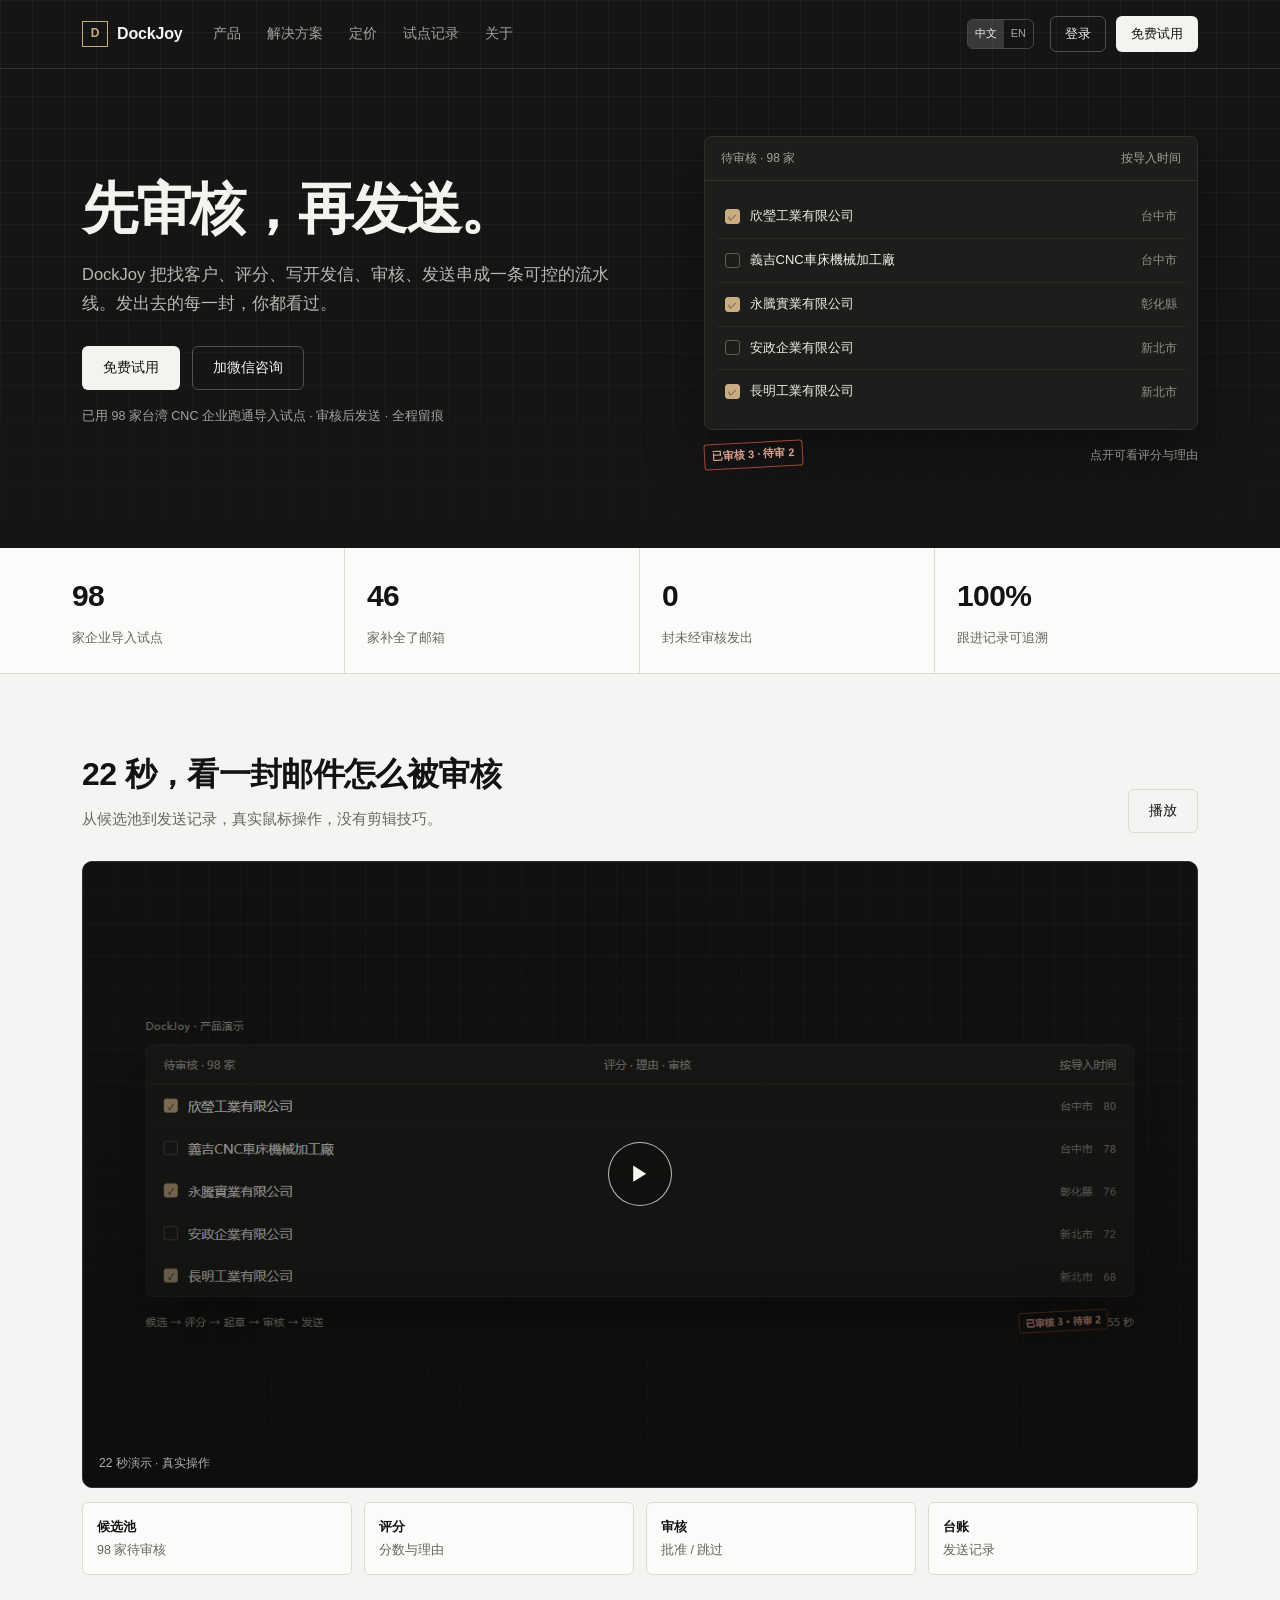
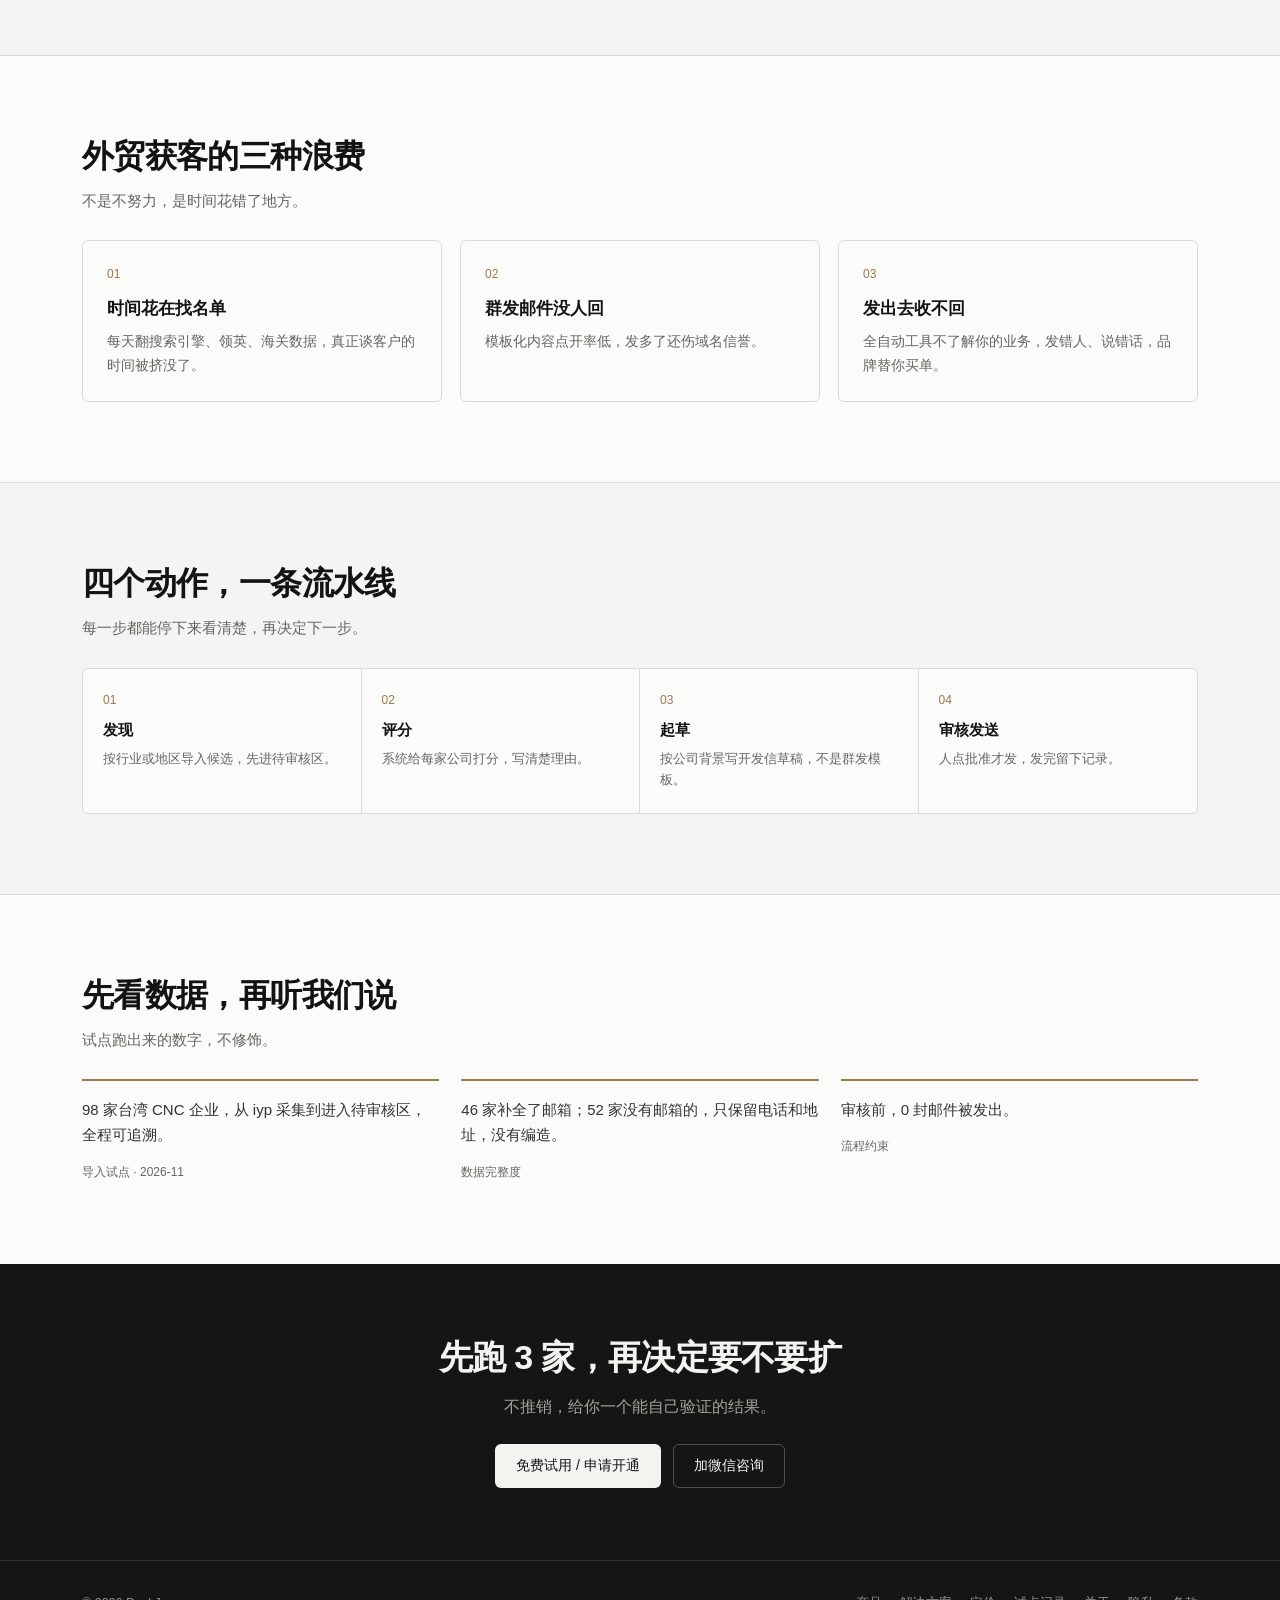
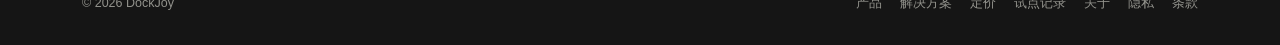
<file: index.html>
﻿<!doctype html>
<html lang="zh-CN">
<head>
<meta charset="utf-8" />
<meta name="viewport" content="width=device-width, initial-scale=1" />
<meta name="google" content="notranslate" />
<title>外贸获客 CRM｜先审核，再发送 · DockJoy</title>
<meta name="description" content="面向中小外贸与制造团队的获客 CRM：候选审核、企业评分、开发信起草、人工批准后发送，全程留痕。已用 98 家台湾 CNC 企业跑通试点。" />
<link rel="stylesheet" href="assets/css/site.css?v=20261116" />
<link rel="icon" href="assets/img/favicon.svg" type="image/svg+xml" />
<link rel="apple-touch-icon" href="assets/img/apple-touch-icon.png" />
<meta name="theme-color" content="#151515" />
<link rel="canonical" href="./" />
<meta property="og:type" content="website" />
<meta property="og:site_name" content="DockJoy" />
<meta property="og:title" content="外贸获客 CRM｜先审核，再发送 · DockJoy" />
<meta property="og:description" content="面向中小外贸与制造团队的获客 CRM：候选审核、企业评分、开发信起草、人工批准后发送，全程留痕。已用 98 家台湾 CNC 企业跑通试点。" />
<meta property="og:image" content="https://xiaoke695-cloud.github.io/dockjoy-site/assets/img/og.png" />
<meta property="og:image:width" content="1200" />
<meta property="og:image:height" content="630" />
<meta property="og:image:alt" content="DockJoy · 先审核，再发送。" />
<meta property="og:locale" content="zh_CN" />
<meta property="og:locale:alternate" content="en_US" />
<meta name="twitter:card" content="summary_large_image" />
<meta name="twitter:title" content="外贸获客 CRM｜先审核，再发送 · DockJoy" />
<meta name="twitter:description" content="面向中小外贸与制造团队的获客 CRM：候选审核、企业评分、开发信起草、人工批准后发送，全程留痕。已用 98 家台湾 CNC 企业跑通试点。" />
<meta name="twitter:image" content="https://xiaoke695-cloud.github.io/dockjoy-site/assets/img/og.png" />
<script type="application/ld+json">{"@context":"https://schema.org","@graph":[{"@type":"Organization","name":"DockJoy","url":"https://xiaoke695-cloud.github.io/dockjoy-site/","logo":"https://xiaoke695-cloud.github.io/dockjoy-site/assets/img/og.png","description":"先审核，再发送——给中小外贸与制造团队的获客 CRM。"},{"@type":"WebSite","name":"DockJoy","url":"https://xiaoke695-cloud.github.io/dockjoy-site/","inLanguage":"zh-CN"}]}</script>
</head>
<body>

<header class="site-header">
  <div class="container nav">
    <a class="brand" href="index.html"><span class="mark">D</span>DockJoy</a>
    <nav class="nav-links" id="navLinks" aria-label="主导航">
      <a href="product.html">产品</a>
      <a href="solutions.html">解决方案</a>
      <a href="pricing.html">定价</a>
      <a href="cases.html">试点记录</a>
      <a href="about.html">关于</a>
    </nav>
    <span class="nav-spacer"></span>
    <div class="nav-actions">
      <a class="btn btn-line btn-sm" href="https://dockjoy-crm-mu.vercel.app/sign-in">登录</a>
      <a class="btn btn-solid btn-sm" href="about.html#trial">免费试用</a>
      <button class="nav-toggle" type="button" aria-label="打开导航" aria-expanded="false" id="navToggle">☰</button>
    </div>
  </div>
</header>

<section class="hero-band">
  <div class="container hero">
    <div>
      <h1><span class="nowrap">先审核，再发送。</span></h1>
      <p class="lede">DockJoy 把找客户、评分、写开发信、审核、发送串成一条可控的流水线。发出去的每一封，你都看过。</p>
      <div class="hero-ctas">
        <a class="btn btn-solid" href="about.html#trial">免费试用</a>
        <a class="btn btn-line" href="about.html#wechat">加微信咨询</a>
      </div>
      <div class="micro">已用 98 家台湾 CNC 企业跑通导入试点 · 审核后发送 · 全程留痕</div>
    </div>

    <div>
      <div class="sheet" aria-label="待审核队列示意">
        <div class="sheet-bar"><span>待审核 · 98 家</span><span>按导入时间</span></div>
        <div class="sheet-body">
          <div class="sheet-row"><span class="tick on">✓</span><span class="who">欣瑩工業有限公司</span><span class="meta">台中市</span></div>
          <div class="sheet-row"><span class="tick">✓</span><span class="who">義吉CNC車床機械加工廠</span><span class="meta">台中市</span></div>
          <div class="sheet-row"><span class="tick on">✓</span><span class="who">永騰實業有限公司</span><span class="meta">彰化縣</span></div>
          <div class="sheet-row"><span class="tick">✓</span><span class="who">安政企業有限公司</span><span class="meta">新北市</span></div>
          <div class="sheet-row"><span class="tick on">✓</span><span class="who">長明工業有限公司</span><span class="meta">新北市</span></div>
        </div>
      </div>
      <div class="sheet-foot">
        <span class="stamp">已审核 3 · 待审 2</span>
        <span class="hint">点开可看评分与理由</span>
      </div>
    </div>
  </div>
</section>

<div class="stats">
  <div class="container" style="padding:0">
    <div class="stats-grid">
      <div class="stat"><b>98</b><span>家企业导入试点</span></div>
      <div class="stat"><b>46</b><span>家补全了邮箱</span></div>
      <div class="stat"><b>0</b><span>封未经审核发出</span></div>
      <div class="stat"><b>100%</b><span>跟进记录可追溯</span></div>
    </div>
  </div>
</div>

<main>
  <section class="section">
    <div class="container">
      <div class="section-head">
        <div>
          <h2>22 秒，看一封邮件怎么被审核</h2>
          <p>从候选池到发送记录，真实鼠标操作，没有剪辑技巧。</p>
        </div>
        <button class="btn btn-ghost" type="button" data-play>播放</button>
      </div>

      <div class="video-frame" id="demoPlayer" role="button" tabindex="0" aria-label="播放产品演示">
        <img src="assets/img/demo-poster.png" alt="DockJoy 待审核队列界面，98 家候选" />
        <div class="play"><span>▶</span></div>
        <div class="cap">22 秒演示 · 真实操作</div>
        <video controls playsinline preload="none" poster="assets/img/demo-poster.png">
          <source src="assets/video/demo.mp4" type="video/mp4" />
        </video>
      </div>

      <div class="thumbs">
        <button class="thumb" type="button" data-video-jump="0"><b>候选池</b>98 家待审核</button>
        <button class="thumb" type="button" data-video-jump="7"><b>评分</b>分数与理由</button>
        <button class="thumb" type="button" data-video-jump="12"><b>审核</b>批准 / 跳过</button>
        <button class="thumb" type="button" data-video-jump="17"><b>台账</b>发送记录</button>
      </div>
    </div>
  </section>

  <section class="section" style="background:var(--paper);border-top:1px solid var(--line);border-bottom:1px solid var(--line)">
    <div class="container">
      <h2>外贸获客的三种浪费</h2>
      <p style="margin-bottom:26px">不是不努力，是时间花错了地方。</p>
      <div class="grid-3">
        <div class="pain"><div class="n">01</div><h3>时间花在找名单</h3><p>每天翻搜索引擎、领英、海关数据，真正谈客户的时间被挤没了。</p></div>
        <div class="pain"><div class="n">02</div><h3>群发邮件没人回</h3><p>模板化内容点开率低，发多了还伤域名信誉。</p></div>
        <div class="pain"><div class="n">03</div><h3>发出去收不回</h3><p>全自动工具不了解你的业务，发错人、说错话，品牌替你买单。</p></div>
      </div>
    </div>
  </section>

  <section class="section">
    <div class="container">
      <h2>四个动作，一条流水线</h2>
      <p style="margin-bottom:26px">每一步都能停下来看清楚，再决定下一步。</p>
      <div class="flow">
        <div class="flow-step"><div class="num">01</div><h3>发现</h3><p>按行业或地区导入候选，先进待审核区。</p></div>
        <div class="flow-step"><div class="num">02</div><h3>评分</h3><p>系统给每家公司打分，写清楚理由。</p></div>
        <div class="flow-step"><div class="num">03</div><h3>起草</h3><p>按公司背景写开发信草稿，不是群发模板。</p></div>
        <div class="flow-step"><div class="num">04</div><h3>审核发送</h3><p>人点批准才发，发完留下记录。</p></div>
      </div>
    </div>
  </section>

  <section class="section" style="background:var(--paper);border-top:1px solid var(--line)">
    <div class="container">
      <h2>先看数据，再听我们说</h2>
      <p style="margin-bottom:26px">试点跑出来的数字，不修饰。</p>
      <div class="proof">
        <div class="quote"><p>98 家台湾 CNC 企业，从 iyp 采集到进入待审核区，全程可追溯。</p><span>导入试点 · 2026-11</span></div>
        <div class="quote"><p>46 家补全了邮箱；52 家没有邮箱的，只保留电话和地址，没有编造。</p><span>数据完整度</span></div>
        <div class="quote"><p>审核前，0 封邮件被发出。</p><span>流程约束</span></div>
      </div>
    </div>
  </section>

  <section class="final">
    <div class="container">
      <h2>先跑 3 家，再决定要不要扩</h2>
      <p>不推销，给你一个能自己验证的结果。</p>
      <div class="hero-ctas">
        <a class="btn btn-solid" href="about.html#trial">免费试用 / 申请开通</a>
        <a class="btn btn-line" href="about.html#wechat">加微信咨询</a>
      </div>
    </div>
  </section>
</main>

<footer class="site-footer">
  <div class="container footer-row">
    <span>© 2026 DockJoy</span>
    <div class="footer-links">
      <a href="product.html">产品</a>
      <a href="solutions.html">解决方案</a>
      <a href="pricing.html">定价</a>
      <a href="cases.html">试点记录</a>
      <a href="about.html">关于</a>
      <a href="privacy.html">隐私</a>
      <a href="terms.html">条款</a>
    </div>
  </div>
</footer>

<script src="assets/js/i18n.js?v=20261116"></script>
<script src="assets/js/site.js?v=20261116"></script>
</body>
</html>
</file>
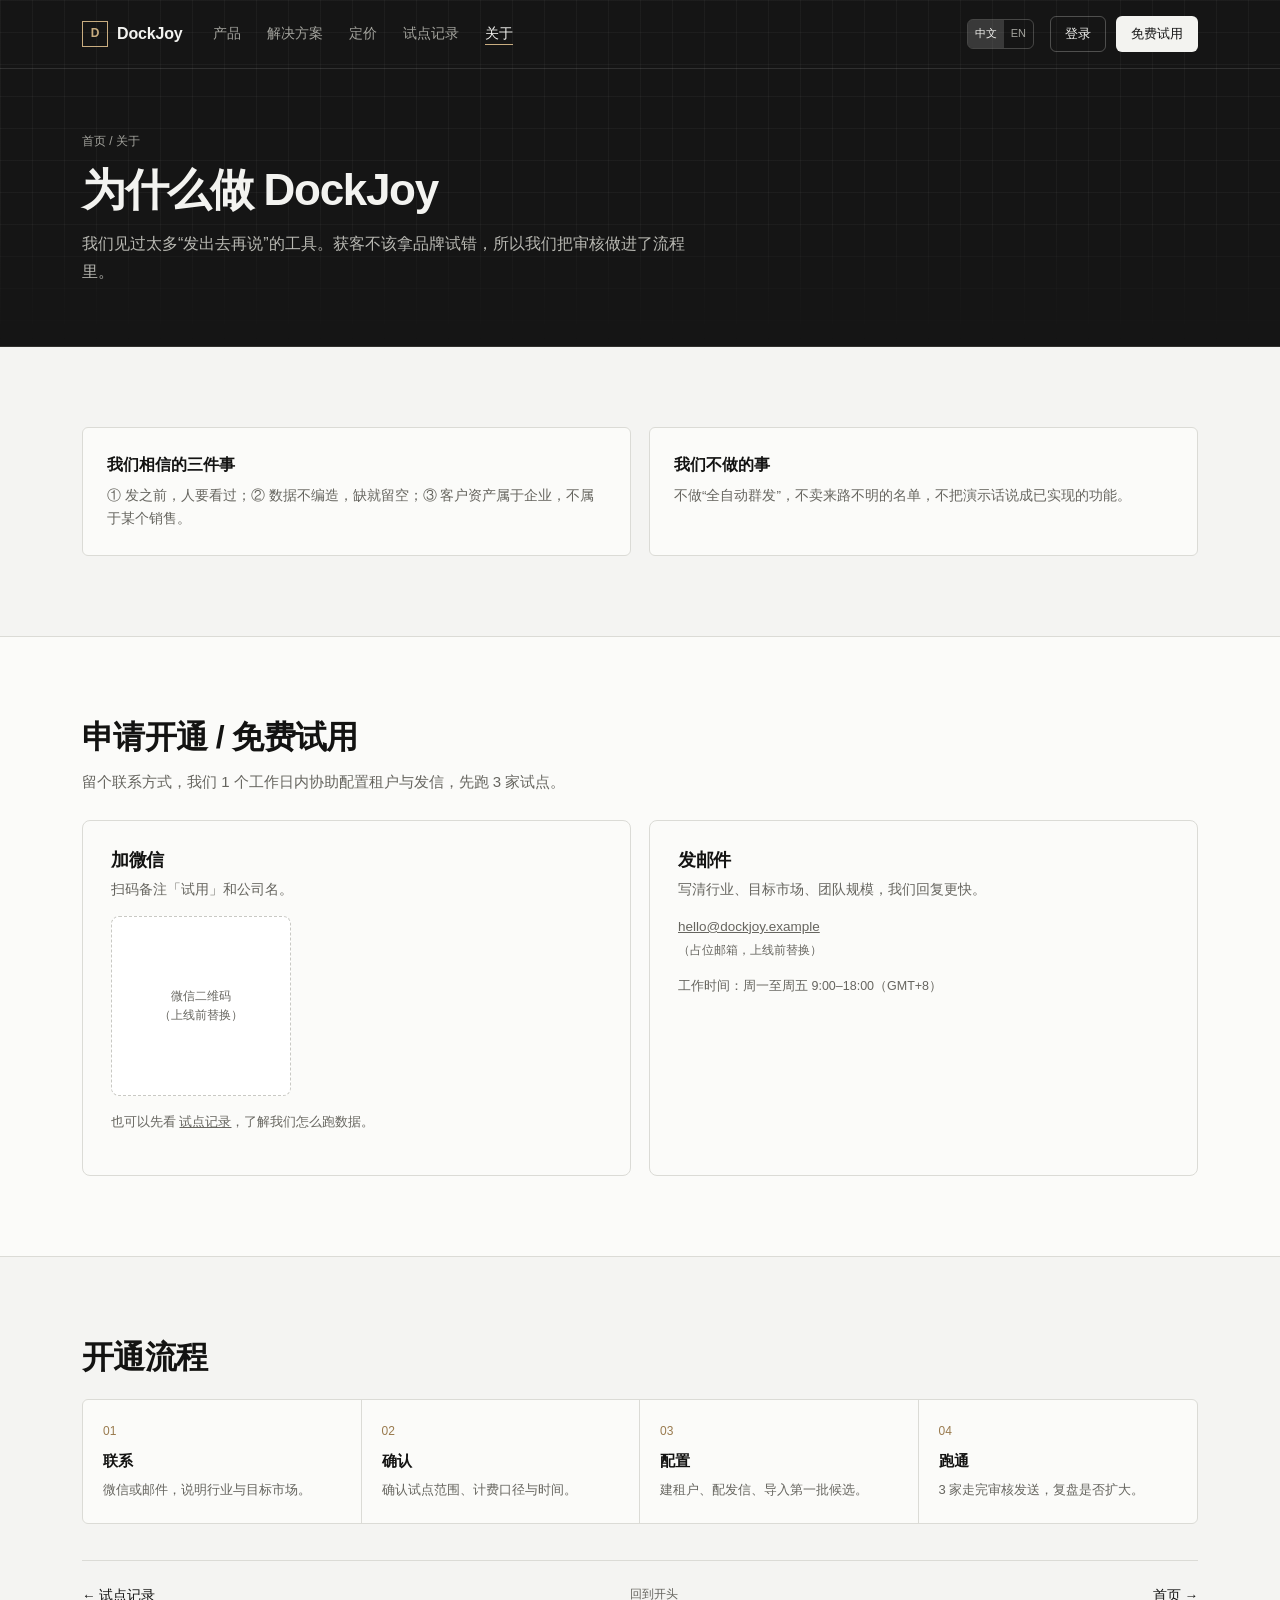
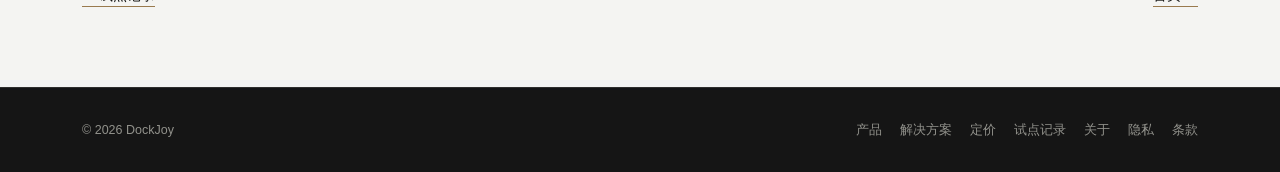
<file: about.html>
﻿<!doctype html>
<html lang="zh-CN">
<head>
<meta charset="utf-8" />
<meta name="viewport" content="width=device-width, initial-scale=1" />
<meta name="google" content="notranslate" />
<title>关于 DockJoy｜为什么把审核做进流程</title>
<meta name="description" content="我们见过太多“发出去再说”的工具。DockJoy 把人工审核做进获客流程，先跑 3 家试点，再决定要不要扩。" />
<link rel="stylesheet" href="assets/css/site.css?v=20261116" />
<link rel="icon" href="assets/img/favicon.svg" type="image/svg+xml" />
<link rel="apple-touch-icon" href="assets/img/apple-touch-icon.png" />
<meta name="theme-color" content="#151515" />
<link rel="canonical" href="./about.html" />
<meta property="og:type" content="website" />
<meta property="og:site_name" content="DockJoy" />
<meta property="og:title" content="关于 DockJoy｜为什么把审核做进流程" />
<meta property="og:description" content="我们见过太多“发出去再说”的工具。DockJoy 把人工审核做进获客流程，先跑 3 家试点，再决定要不要扩。" />
<meta property="og:image" content="https://xiaoke695-cloud.github.io/dockjoy-site/assets/img/og.png" />
<meta property="og:image:width" content="1200" />
<meta property="og:image:height" content="630" />
<meta property="og:image:alt" content="DockJoy · 先审核，再发送。" />
<meta property="og:locale" content="zh_CN" />
<meta property="og:locale:alternate" content="en_US" />
<meta name="twitter:card" content="summary_large_image" />
<meta name="twitter:title" content="关于 DockJoy｜为什么把审核做进流程" />
<meta name="twitter:description" content="我们见过太多“发出去再说”的工具。DockJoy 把人工审核做进获客流程，先跑 3 家试点，再决定要不要扩。" />
<meta name="twitter:image" content="https://xiaoke695-cloud.github.io/dockjoy-site/assets/img/og.png" />
</head>
<body>

<header class="site-header">
  <div class="container nav">
    <a class="brand" href="index.html"><span class="mark">D</span>DockJoy</a>
    <nav class="nav-links" id="navLinks" aria-label="主导航">
      <a href="product.html">产品</a>
      <a href="solutions.html">解决方案</a>
      <a href="pricing.html">定价</a>
      <a href="cases.html">试点记录</a>
      <a href="about.html" class="active">关于</a>
    </nav>
    <span class="nav-spacer"></span>
    <div class="nav-actions">
      <a class="btn btn-line btn-sm" href="https://dockjoy-crm-mu.vercel.app/sign-in">登录</a>
      <a class="btn btn-solid btn-sm" href="#trial">免费试用</a>
      <button class="nav-toggle" type="button" aria-label="打开导航" aria-expanded="false" id="navToggle">☰</button>
    </div>
  </div>
</header>

<section class="page-hero">
  <div class="container">
    <div class="crumb"><a href="index.html">首页</a> / 关于</div>
    <h1>为什么做 DockJoy</h1>
    <p>我们见过太多“发出去再说”的工具。获客不该拿品牌试错，所以我们把审核做进了流程里。</p>
  </div>
</section>

<main>
  <section class="section">
    <div class="container">
      <div class="feature-grid">
        <div class="feature">
          <h3>我们相信的三件事</h3>
          <p>① 发之前，人要看过；② 数据不编造，缺就留空；③ 客户资产属于企业，不属于某个销售。</p>
        </div>
        <div class="feature">
          <h3>我们不做的事</h3>
          <p>不做“全自动群发”，不卖来路不明的名单，不把演示话说成已实现的功能。</p>
        </div>
      </div>
    </div>
  </section>

  <section class="section" id="trial" style="background:var(--paper);border-top:1px solid var(--line);border-bottom:1px solid var(--line)">
    <div class="container">
      <h2>申请开通 / 免费试用</h2>
      <p style="margin-bottom:24px">留个联系方式，我们 1 个工作日内协助配置租户与发信，先跑 3 家试点。</p>
      <div style="display:grid;grid-template-columns:1fr 1fr;gap:18px" class="contact-grid">
        <div class="contact-panel" id="wechat">
          <h2 style="font-size:18px">加微信</h2>
          <p>扫码备注「试用」和公司名。</p>
          <!-- TODO: 替换为真实微信二维码 -->
          <div class="qr-block">微信二维码<br />（上线前替换）</div>
          <p style="font-size:12.5px">也可以先看 <a href="cases.html">试点记录</a>，了解我们怎么跑数据。</p>
        </div>
        <div class="contact-panel">
          <h2 style="font-size:18px">发邮件</h2>
          <p>写清行业、目标市场、团队规模，我们回复更快。</p>
          <p><a href="mailto:hello@dockjoy.example">hello@dockjoy.example</a><br /><span style="font-size:12px;color:var(--muted)">（占位邮箱，上线前替换）</span></p>
          <p style="font-size:12.5px;margin-top:14px">工作时间：周一至周五 9:00–18:00（GMT+8）</p>
        </div>
      </div>
    </div>
  </section>

  <section class="section">
    <div class="container">
      <h2>开通流程</h2>
      <div class="flow" style="margin-top:22px">
        <div class="flow-step"><div class="num">01</div><h3>联系</h3><p>微信或邮件，说明行业与目标市场。</p></div>
        <div class="flow-step"><div class="num">02</div><h3>确认</h3><p>确认试点范围、计费口径与时间。</p></div>
        <div class="flow-step"><div class="num">03</div><h3>配置</h3><p>建租户、配发信、导入第一批候选。</p></div>
        <div class="flow-step"><div class="num">04</div><h3>跑通</h3><p>3 家走完审核发送，复盘是否扩大。</p></div>
      </div>
      <div class="pager" style="margin-top:36px">
        <a href="cases.html">← 试点记录</a>
        <span>回到开头</span>
        <a href="index.html">首页 →</a>
      </div>
    </div>
  </section>
</main>

<footer class="site-footer">
  <div class="container footer-row">
    <span>© 2026 DockJoy</span>
    <div class="footer-links">
      <a href="product.html">产品</a><a href="solutions.html">解决方案</a><a href="pricing.html">定价</a>
      <a href="cases.html">试点记录</a><a href="about.html">关于</a><a href="privacy.html">隐私</a><a href="terms.html">条款</a>
    </div>
  </div>
</footer>
<script src="assets/js/i18n.js?v=20261116"></script>
<script src="assets/js/site.js?v=20261116"></script>
</body>
</html>
</file>
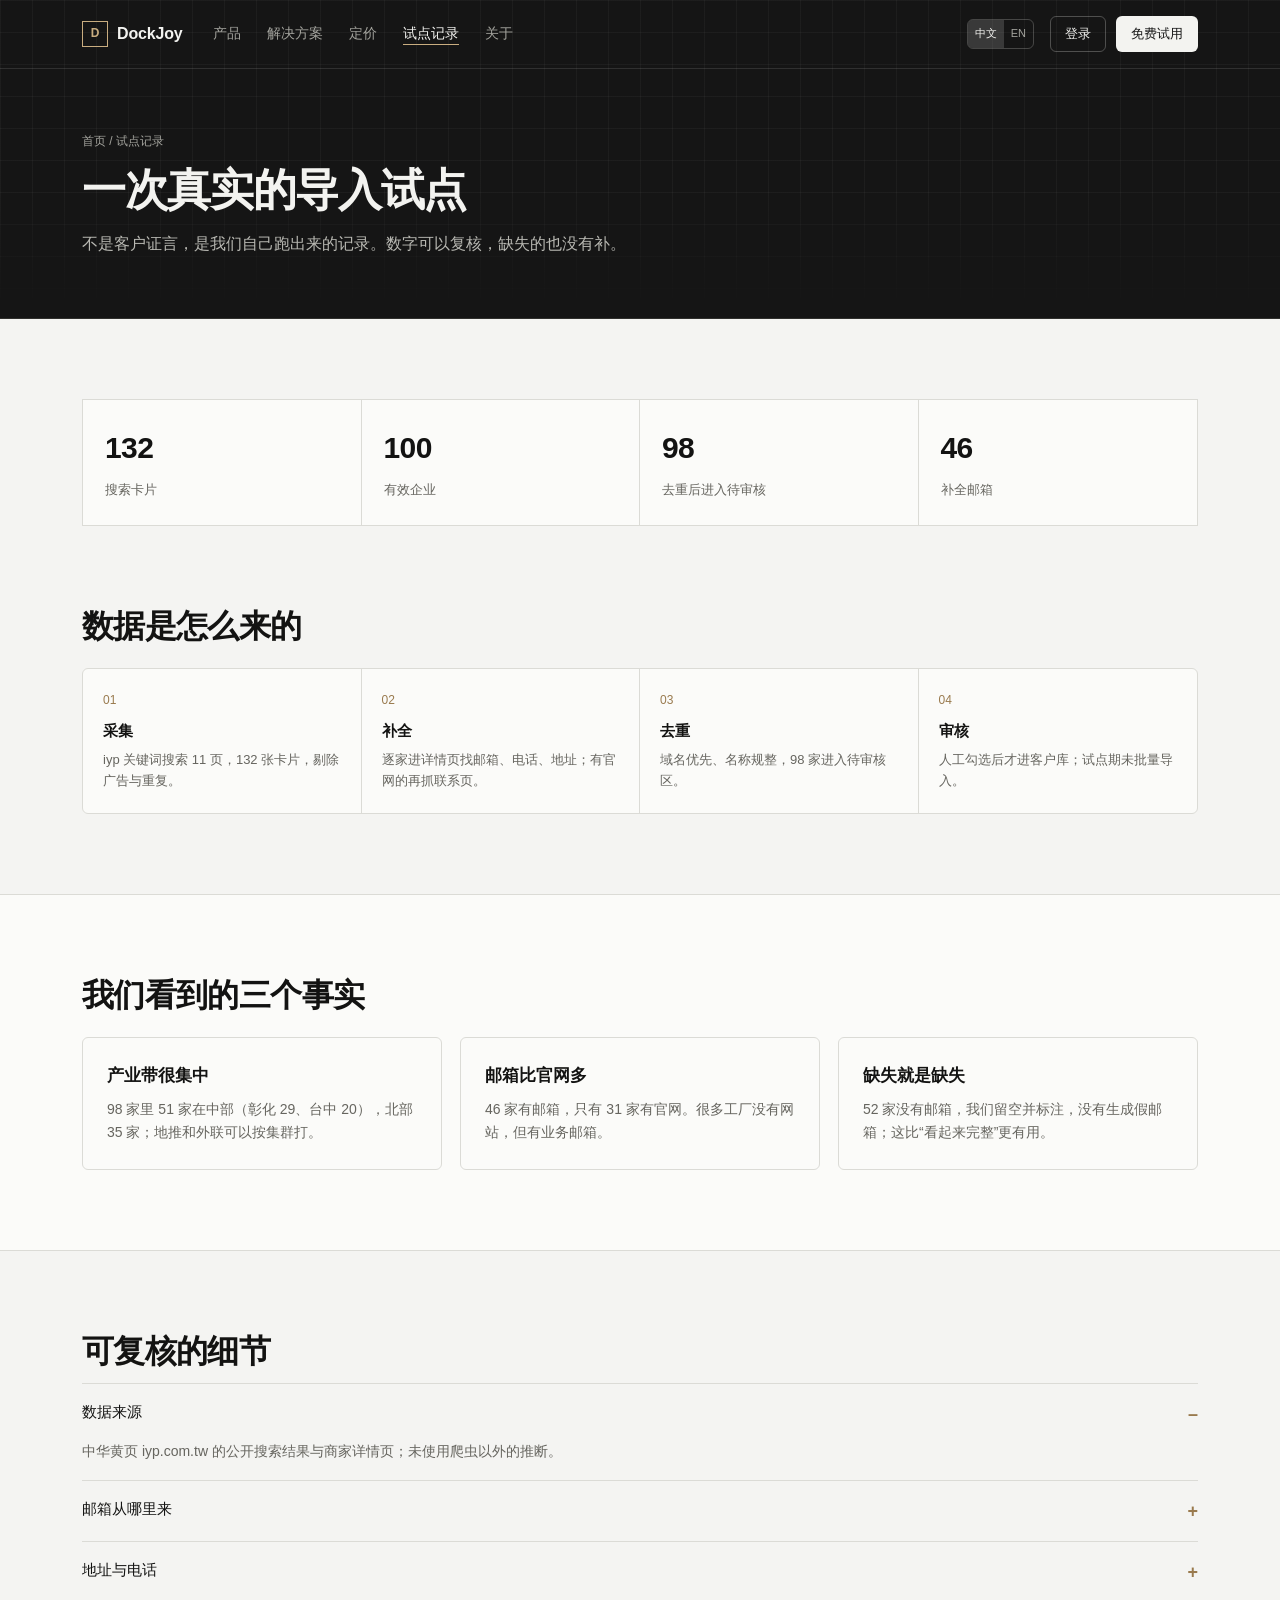
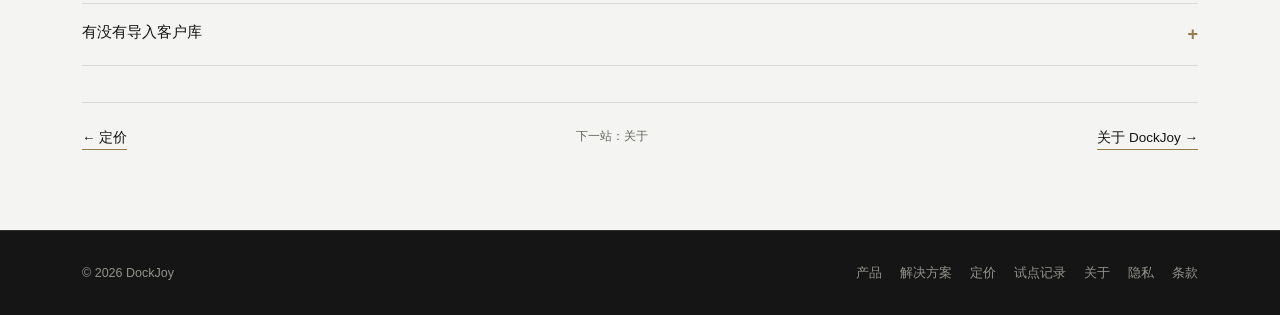
<file: cases.html>
﻿<!doctype html>
<html lang="zh-CN">
<head>
<meta charset="utf-8" />
<meta name="viewport" content="width=device-width, initial-scale=1" />
<meta name="google" content="notranslate" />
<title>台湾 CNC 试点记录｜132 张卡片到 98 家企业 · DockJoy</title>
<meta name="description" content="从 iyp 公开搜索采集 132 张卡片，去重后 98 家进入待审核区，补全 46 个邮箱；缺失留空、不编造，数字可复核。" />
<link rel="stylesheet" href="assets/css/site.css?v=20261116" />
<link rel="icon" href="assets/img/favicon.svg" type="image/svg+xml" />
<link rel="apple-touch-icon" href="assets/img/apple-touch-icon.png" />
<meta name="theme-color" content="#151515" />
<link rel="canonical" href="./cases.html" />
<meta property="og:type" content="website" />
<meta property="og:site_name" content="DockJoy" />
<meta property="og:title" content="台湾 CNC 试点记录｜132 张卡片到 98 家企业 · DockJoy" />
<meta property="og:description" content="从 iyp 公开搜索采集 132 张卡片，去重后 98 家进入待审核区，补全 46 个邮箱；缺失留空、不编造，数字可复核。" />
<meta property="og:image" content="https://xiaoke695-cloud.github.io/dockjoy-site/assets/img/og.png" />
<meta property="og:image:width" content="1200" />
<meta property="og:image:height" content="630" />
<meta property="og:image:alt" content="DockJoy · 先审核，再发送。" />
<meta property="og:locale" content="zh_CN" />
<meta property="og:locale:alternate" content="en_US" />
<meta name="twitter:card" content="summary_large_image" />
<meta name="twitter:title" content="台湾 CNC 试点记录｜132 张卡片到 98 家企业 · DockJoy" />
<meta name="twitter:description" content="从 iyp 公开搜索采集 132 张卡片，去重后 98 家进入待审核区，补全 46 个邮箱；缺失留空、不编造，数字可复核。" />
<meta name="twitter:image" content="https://xiaoke695-cloud.github.io/dockjoy-site/assets/img/og.png" />
</head>
<body>

<header class="site-header">
  <div class="container nav">
    <a class="brand" href="index.html"><span class="mark">D</span>DockJoy</a>
    <nav class="nav-links" id="navLinks" aria-label="主导航">
      <a href="product.html">产品</a>
      <a href="solutions.html">解决方案</a>
      <a href="pricing.html">定价</a>
      <a href="cases.html" class="active">试点记录</a>
      <a href="about.html">关于</a>
    </nav>
    <span class="nav-spacer"></span>
    <div class="nav-actions">
      <a class="btn btn-line btn-sm" href="https://dockjoy-crm-mu.vercel.app/sign-in">登录</a>
      <a class="btn btn-solid btn-sm" href="about.html#trial">免费试用</a>
      <button class="nav-toggle" type="button" aria-label="打开导航" aria-expanded="false" id="navToggle">☰</button>
    </div>
  </div>
</header>

<section class="page-hero">
  <div class="container">
    <div class="crumb"><a href="index.html">首页</a> / 试点记录</div>
    <h1>一次真实的导入试点</h1>
    <p>不是客户证言，是我们自己跑出来的记录。数字可以复核，缺失的也没有补。</p>
  </div>
</section>

<main>
  <section class="section">
    <div class="container">
      <div class="stats" style="border:1px solid var(--line);background:var(--paper)">
        <div class="stats-grid">
          <div class="stat"><b>132</b><span>搜索卡片</span></div>
          <div class="stat"><b>100</b><span>有效企业</span></div>
          <div class="stat"><b>98</b><span>去重后进入待审核</span></div>
          <div class="stat"><b>46</b><span>补全邮箱</span></div>
        </div>
      </div>
    </div>
  </section>

  <section class="section" style="padding-top:0">
    <div class="container">
      <h2>数据是怎么来的</h2>
      <div class="flow" style="margin-top:22px">
        <div class="flow-step"><div class="num">01</div><h3>采集</h3><p>iyp 关键词搜索 11 页，132 张卡片，剔除广告与重复。</p></div>
        <div class="flow-step"><div class="num">02</div><h3>补全</h3><p>逐家进详情页找邮箱、电话、地址；有官网的再抓联系页。</p></div>
        <div class="flow-step"><div class="num">03</div><h3>去重</h3><p>域名优先、名称规整，98 家进入待审核区。</p></div>
        <div class="flow-step"><div class="num">04</div><h3>审核</h3><p>人工勾选后才进客户库；试点期未批量导入。</p></div>
      </div>
    </div>
  </section>

  <section class="section" style="background:var(--paper);border-top:1px solid var(--line);border-bottom:1px solid var(--line)">
    <div class="container">
      <h2>我们看到的三个事实</h2>
      <div class="grid-3" style="margin-top:22px">
        <div class="pain"><h3>产业带很集中</h3><p>98 家里 51 家在中部（彰化 29、台中 20），北部 35 家；地推和外联可以按集群打。</p></div>
        <div class="pain"><h3>邮箱比官网多</h3><p>46 家有邮箱，只有 31 家有官网。很多工厂没有网站，但有业务邮箱。</p></div>
        <div class="pain"><h3>缺失就是缺失</h3><p>52 家没有邮箱，我们留空并标注，没有生成假邮箱；这比“看起来完整”更有用。</p></div>
      </div>
    </div>
  </section>

  <section class="section">
    <div class="container">
      <h2>可复核的细节</h2>
      <div class="faq">
        <details open>
          <summary>数据来源</summary>
          <p>中华黄页 iyp.com.tw 的公开搜索结果与商家详情页；未使用爬虫以外的推断。</p>
        </details>
        <details>
          <summary>邮箱从哪里来</summary>
          <p>iyp 详情页的“公司信箱”或企业官网的 mailto 链接；iyp 自家客服邮箱已排除。</p>
        </details>
        <details>
          <summary>地址与电话</summary>
          <p>来自 iyp 商家页；个别电话与地址不符（如金门号段出现在新北企业），原样保留并标注，未修改。</p>
        </details>
        <details>
          <summary>有没有导入客户库</summary>
          <p>试点期全部停留在待审核区，未批量导入正式企业表；是否导入由人工逐家决定。</p>
        </details>
      </div>
      <div class="pager" style="margin-top:36px">
        <a href="pricing.html">← 定价</a>
        <span>下一站：关于</span>
        <a href="about.html">关于 DockJoy →</a>
      </div>
    </div>
  </section>
</main>

<footer class="site-footer">
  <div class="container footer-row">
    <span>© 2026 DockJoy</span>
    <div class="footer-links">
      <a href="product.html">产品</a><a href="solutions.html">解决方案</a><a href="pricing.html">定价</a>
      <a href="cases.html">试点记录</a><a href="about.html">关于</a><a href="privacy.html">隐私</a><a href="terms.html">条款</a>
    </div>
  </div>
</footer>
<script src="assets/js/i18n.js?v=20261116"></script>
<script src="assets/js/site.js?v=20261116"></script>
</body>
</html>
</file>
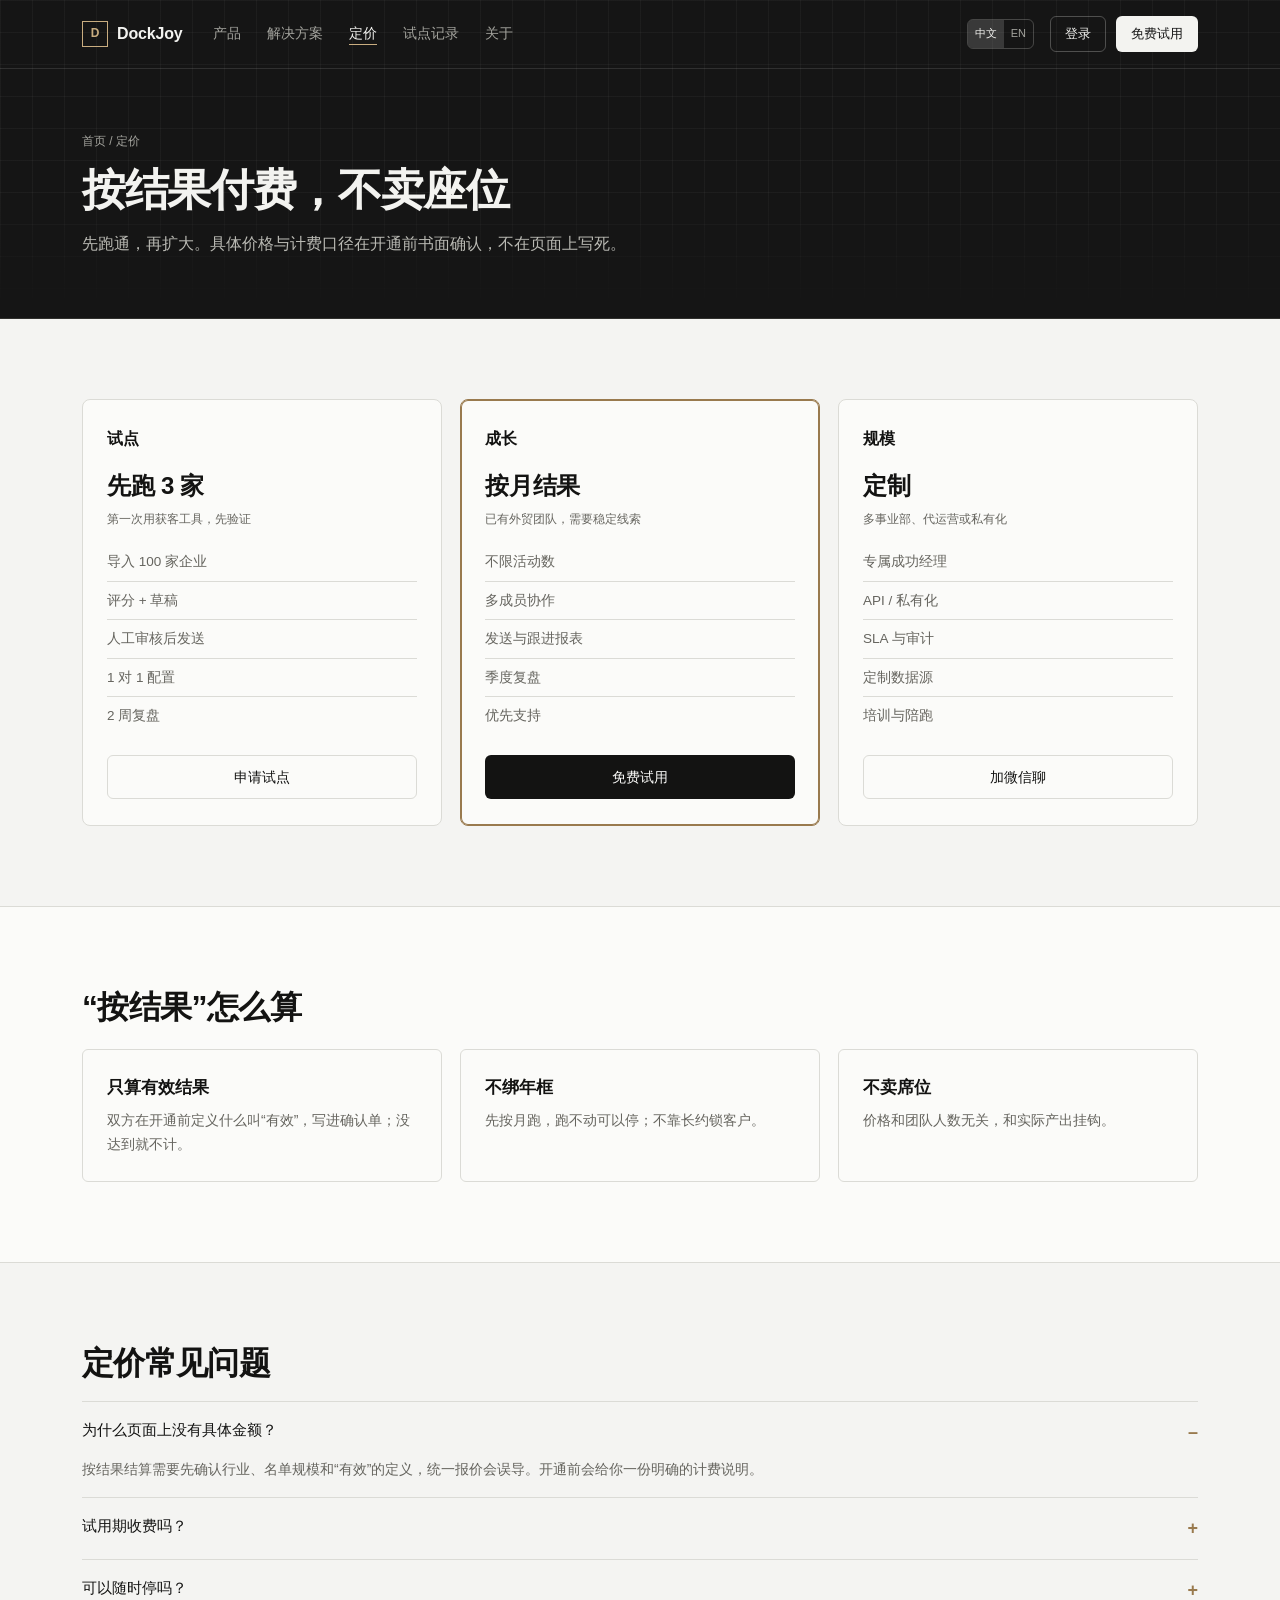
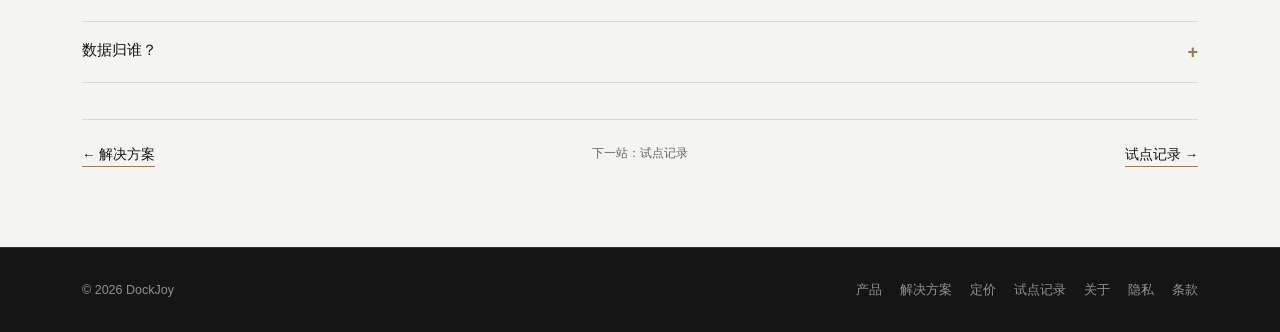
<file: pricing.html>
﻿<!doctype html>
<html lang="zh-CN">
<head>
<meta charset="utf-8" />
<meta name="viewport" content="width=device-width, initial-scale=1" />
<meta name="google" content="notranslate" />
<title>定价｜按结果付费，不卖座位 · DockJoy</title>
<meta name="description" content="先小范围试点，再按月扩展；按有效结果结算，不卖席位、不绑年框。具体范围与计费口径在开通前书面确认。" />
<link rel="stylesheet" href="assets/css/site.css?v=20261116" />
<link rel="icon" href="assets/img/favicon.svg" type="image/svg+xml" />
<link rel="apple-touch-icon" href="assets/img/apple-touch-icon.png" />
<meta name="theme-color" content="#151515" />
<link rel="canonical" href="./pricing.html" />
<meta property="og:type" content="website" />
<meta property="og:site_name" content="DockJoy" />
<meta property="og:title" content="定价｜按结果付费，不卖座位 · DockJoy" />
<meta property="og:description" content="先小范围试点，再按月扩展；按有效结果结算，不卖席位、不绑年框。具体范围与计费口径在开通前书面确认。" />
<meta property="og:image" content="https://xiaoke695-cloud.github.io/dockjoy-site/assets/img/og.png" />
<meta property="og:image:width" content="1200" />
<meta property="og:image:height" content="630" />
<meta property="og:image:alt" content="DockJoy · 先审核，再发送。" />
<meta property="og:locale" content="zh_CN" />
<meta property="og:locale:alternate" content="en_US" />
<meta name="twitter:card" content="summary_large_image" />
<meta name="twitter:title" content="定价｜按结果付费，不卖座位 · DockJoy" />
<meta name="twitter:description" content="先小范围试点，再按月扩展；按有效结果结算，不卖席位、不绑年框。具体范围与计费口径在开通前书面确认。" />
<meta name="twitter:image" content="https://xiaoke695-cloud.github.io/dockjoy-site/assets/img/og.png" />
</head>
<body>

<header class="site-header">
  <div class="container nav">
    <a class="brand" href="index.html"><span class="mark">D</span>DockJoy</a>
    <nav class="nav-links" id="navLinks" aria-label="主导航">
      <a href="product.html">产品</a>
      <a href="solutions.html">解决方案</a>
      <a href="pricing.html" class="active">定价</a>
      <a href="cases.html">试点记录</a>
      <a href="about.html">关于</a>
    </nav>
    <span class="nav-spacer"></span>
    <div class="nav-actions">
      <a class="btn btn-line btn-sm" href="https://dockjoy-crm-mu.vercel.app/sign-in">登录</a>
      <a class="btn btn-solid btn-sm" href="about.html#trial">免费试用</a>
      <button class="nav-toggle" type="button" aria-label="打开导航" aria-expanded="false" id="navToggle">☰</button>
    </div>
  </div>
</header>

<section class="page-hero">
  <div class="container">
    <div class="crumb"><a href="index.html">首页</a> / 定价</div>
    <h1>按结果付费，不卖座位</h1>
    <p>先跑通，再扩大。具体价格与计费口径在开通前书面确认，不在页面上写死。</p>
  </div>
</section>

<main>
  <section class="section">
    <div class="container">
      <div class="pricing">
        <div class="plan">
          <h3>试点</h3>
          <div class="price">先跑 3 家</div>
          <div class="note">第一次用获客工具，先验证</div>
          <ul>
            <li>导入 100 家企业</li>
            <li>评分 + 草稿</li>
            <li>人工审核后发送</li>
            <li>1 对 1 配置</li>
            <li>2 周复盘</li>
          </ul>
          <a class="btn btn-ghost" href="about.html#trial">申请试点</a>
        </div>
        <div class="plan featured">
          <h3>成长</h3>
          <div class="price">按月结果</div>
          <div class="note">已有外贸团队，需要稳定线索</div>
          <ul>
            <li>不限活动数</li>
            <li>多成员协作</li>
            <li>发送与跟进报表</li>
            <li>季度复盘</li>
            <li>优先支持</li>
          </ul>
          <a class="btn btn-dark" href="about.html#trial">免费试用</a>
        </div>
        <div class="plan">
          <h3>规模</h3>
          <div class="price">定制</div>
          <div class="note">多事业部、代运营或私有化</div>
          <ul>
            <li>专属成功经理</li>
            <li>API / 私有化</li>
            <li>SLA 与审计</li>
            <li>定制数据源</li>
            <li>培训与陪跑</li>
          </ul>
          <a class="btn btn-ghost" href="about.html#wechat">加微信聊</a>
        </div>
      </div>
    </div>
  </section>

  <section class="section" style="background:var(--paper);border-top:1px solid var(--line);border-bottom:1px solid var(--line)">
    <div class="container">
      <h2>“按结果”怎么算</h2>
      <div class="grid-3" style="margin-top:22px">
        <div class="pain"><h3>只算有效结果</h3><p>双方在开通前定义什么叫“有效”，写进确认单；没达到就不计。</p></div>
        <div class="pain"><h3>不绑年框</h3><p>先按月跑，跑不动可以停；不靠长约锁客户。</p></div>
        <div class="pain"><h3>不卖席位</h3><p>价格和团队人数无关，和实际产出挂钩。</p></div>
      </div>
    </div>
  </section>

  <section class="section">
    <div class="container">
      <h2 style="margin-bottom:18px">定价常见问题</h2>
      <div class="faq">
        <details open>
          <summary>为什么页面上没有具体金额？</summary>
          <p>按结果结算需要先确认行业、名单规模和“有效”的定义，统一报价会误导。开通前会给你一份明确的计费说明。</p>
        </details>
        <details>
          <summary>试用期收费吗？</summary>
          <p>试点期按约定结算；未产生有效结果不计费。具体以开通确认单为准。</p>
        </details>
        <details>
          <summary>可以随时停吗？</summary>
          <p>可以。按月合作，提前一个账期告知即可停止，数据仍保留在你的租户里。</p>
        </details>
        <details>
          <summary>数据归谁？</summary>
          <p>归你。企业、联系人、发送记录都在你的租户内，可导出、可审计。</p>
        </details>
      </div>
      <div class="pager" style="margin-top:36px">
        <a href="solutions.html">← 解决方案</a>
        <span>下一站：试点记录</span>
        <a href="cases.html">试点记录 →</a>
      </div>
    </div>
  </section>
</main>

<footer class="site-footer">
  <div class="container footer-row">
    <span>© 2026 DockJoy</span>
    <div class="footer-links">
      <a href="product.html">产品</a><a href="solutions.html">解决方案</a><a href="pricing.html">定价</a>
      <a href="cases.html">试点记录</a><a href="about.html">关于</a><a href="privacy.html">隐私</a><a href="terms.html">条款</a>
    </div>
  </div>
</footer>
<script src="assets/js/i18n.js?v=20261116"></script>
<script src="assets/js/site.js?v=20261116"></script>
</body>
</html>
</file>
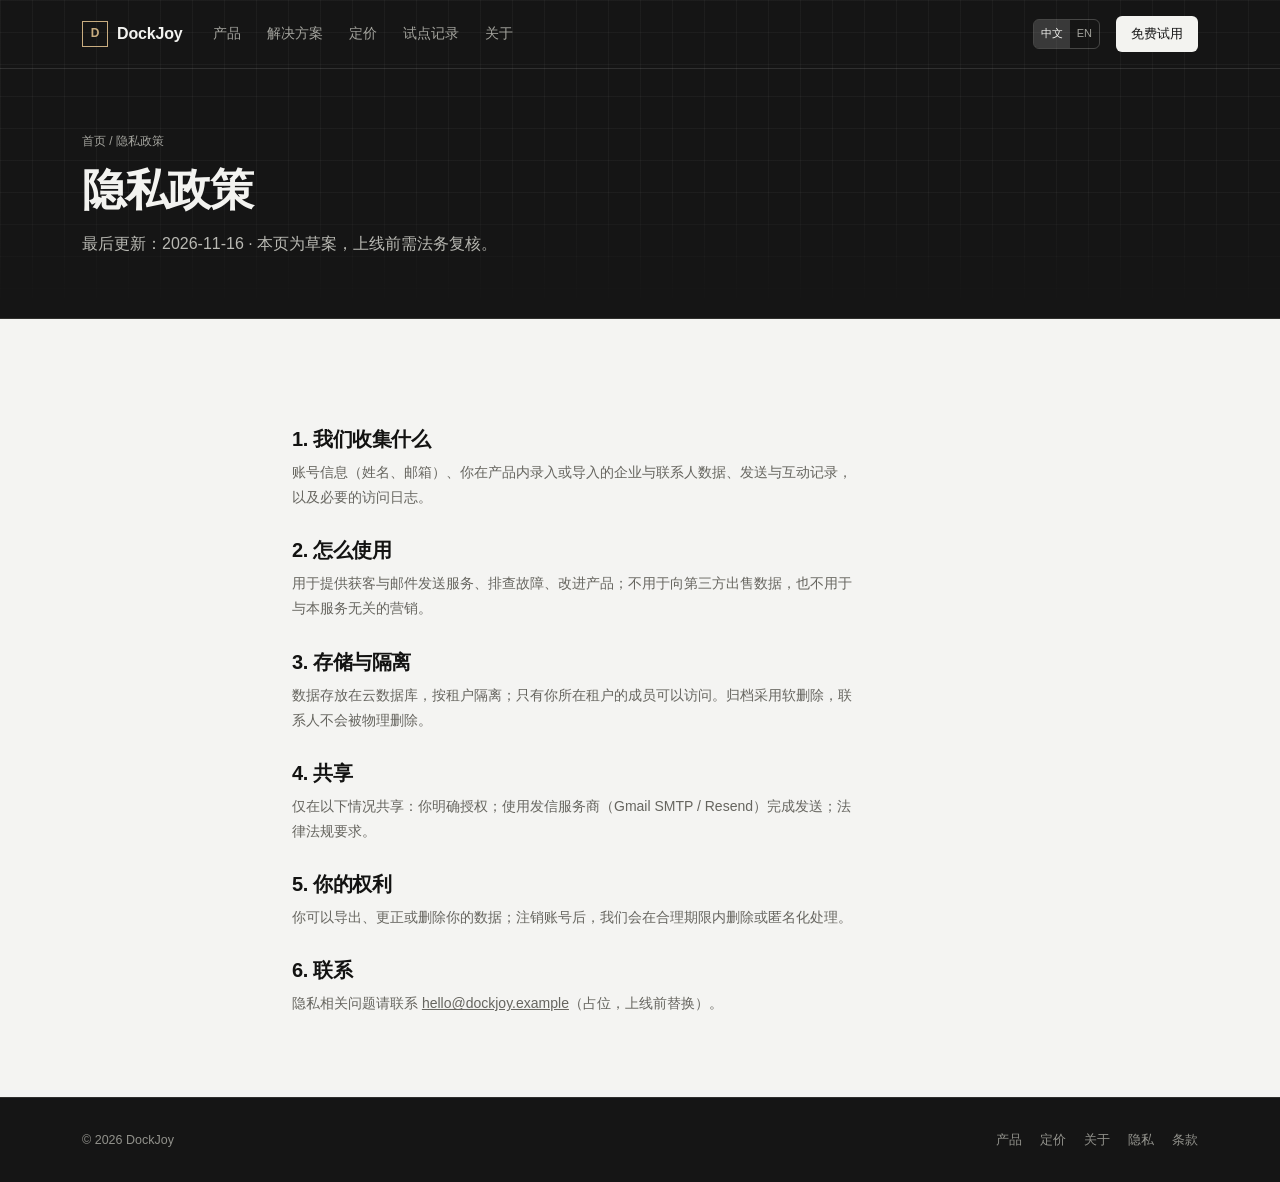
<file: privacy.html>
﻿<!doctype html>
<html lang="zh-CN">
<head>
<meta charset="utf-8" />
<meta name="viewport" content="width=device-width, initial-scale=1" />
<meta name="google" content="notranslate" />
<meta name="description" content="DockJoy 如何收集、使用、存储与保护你的数据，以及你的导出、更正与删除权利。" />
<title>隐私政策 · DockJoy</title>
<link rel="stylesheet" href="assets/css/site.css?v=20261116" />
<link rel="icon" href="assets/img/favicon.svg" type="image/svg+xml" />
<link rel="apple-touch-icon" href="assets/img/apple-touch-icon.png" />
<meta name="theme-color" content="#151515" />
<link rel="canonical" href="./privacy.html" />
<meta property="og:type" content="website" />
<meta property="og:site_name" content="DockJoy" />
<meta property="og:title" content="隐私政策 · DockJoy" />
<meta property="og:description" content="DockJoy 如何收集、使用、存储与保护你的数据，以及你的导出、更正与删除权利。" />
<meta property="og:image" content="https://xiaoke695-cloud.github.io/dockjoy-site/assets/img/og.png" />
<meta property="og:image:width" content="1200" />
<meta property="og:image:height" content="630" />
<meta property="og:image:alt" content="DockJoy · 先审核，再发送。" />
<meta property="og:locale" content="zh_CN" />
<meta property="og:locale:alternate" content="en_US" />
<meta name="twitter:card" content="summary_large_image" />
<meta name="twitter:title" content="隐私政策 · DockJoy" />
<meta name="twitter:description" content="DockJoy 如何收集、使用、存储与保护你的数据，以及你的导出、更正与删除权利。" />
<meta name="twitter:image" content="https://xiaoke695-cloud.github.io/dockjoy-site/assets/img/og.png" />
</head>
<body>

<header class="site-header">
  <div class="container nav">
    <a class="brand" href="index.html"><span class="mark">D</span>DockJoy</a>
    <nav class="nav-links" id="navLinks" aria-label="主导航">
      <a href="product.html">产品</a><a href="solutions.html">解决方案</a><a href="pricing.html">定价</a>
      <a href="cases.html">试点记录</a><a href="about.html">关于</a>
    </nav>
    <span class="nav-spacer"></span>
    <div class="nav-actions">
      <a class="btn btn-solid btn-sm" href="about.html#trial">免费试用</a>
      <button class="nav-toggle" type="button" aria-label="打开导航" aria-expanded="false" id="navToggle">☰</button>
    </div>
  </div>
</header>

<section class="page-hero">
  <div class="container">
    <div class="crumb"><a href="index.html">首页</a> / 隐私政策</div>
    <h1>隐私政策</h1>
    <p>最后更新：2026-11-16 · 本页为草案，上线前需法务复核。</p>
  </div>
</section>

<main>
  <section class="section">
    <div class="container legal">
      <h2>1. 我们收集什么</h2>
      <p>账号信息（姓名、邮箱）、你在产品内录入或导入的企业与联系人数据、发送与互动记录，以及必要的访问日志。</p>

      <h2>2. 怎么使用</h2>
      <p>用于提供获客与邮件发送服务、排查故障、改进产品；不用于向第三方出售数据，也不用于与本服务无关的营销。</p>

      <h2>3. 存储与隔离</h2>
      <p>数据存放在云数据库，按租户隔离；只有你所在租户的成员可以访问。归档采用软删除，联系人不会被物理删除。</p>

      <h2>4. 共享</h2>
      <p>仅在以下情况共享：你明确授权；使用发信服务商（Gmail SMTP / Resend）完成发送；法律法规要求。</p>

      <h2>5. 你的权利</h2>
      <p>你可以导出、更正或删除你的数据；注销账号后，我们会在合理期限内删除或匿名化处理。</p>

      <h2>6. 联系</h2>
      <p>隐私相关问题请联系 <a href="mailto:hello@dockjoy.example">hello@dockjoy.example</a>（占位，上线前替换）。</p>
    </div>
  </section>
</main>

<footer class="site-footer">
  <div class="container footer-row">
    <span>© 2026 DockJoy</span>
    <div class="footer-links">
      <a href="product.html">产品</a><a href="pricing.html">定价</a><a href="about.html">关于</a>
      <a href="privacy.html">隐私</a><a href="terms.html">条款</a>
    </div>
  </div>
</footer>
<script src="assets/js/i18n.js?v=20261116"></script>
<script src="assets/js/site.js?v=20261116"></script>
</body>
</html>
</file>
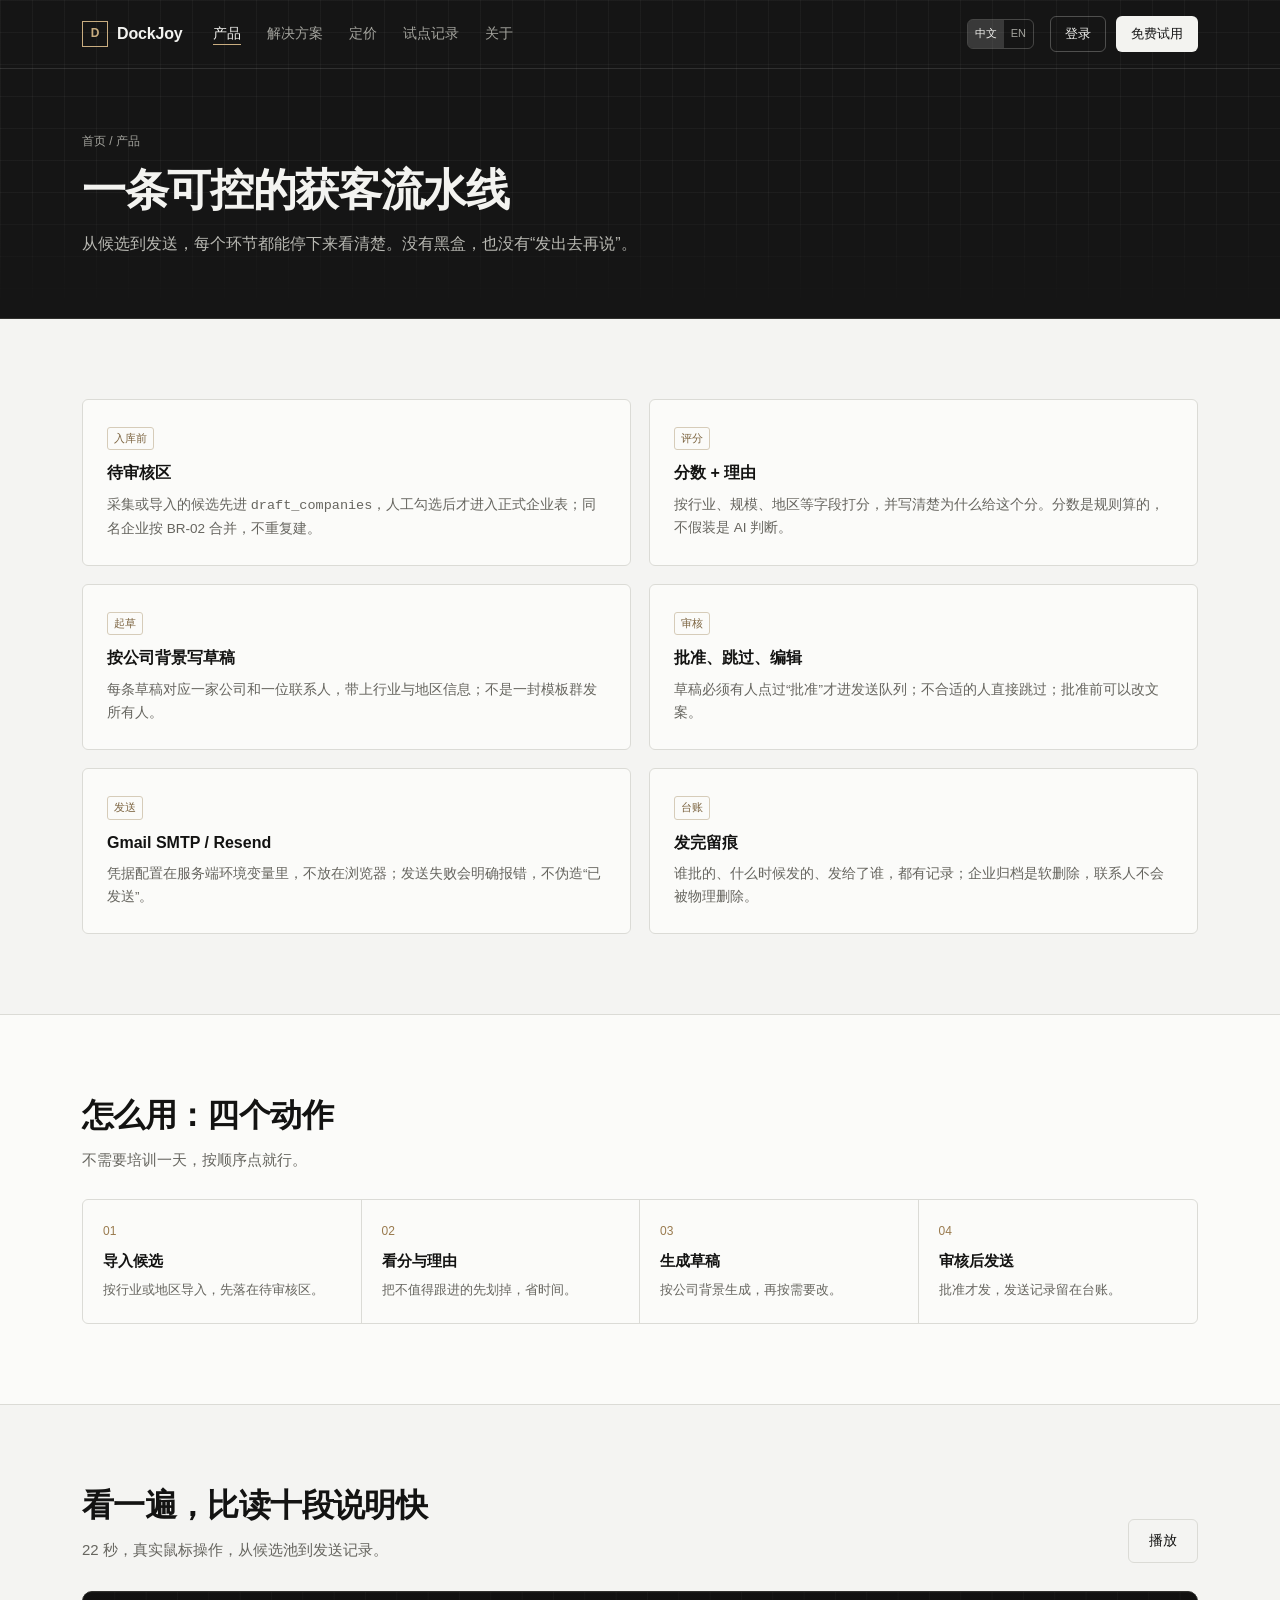
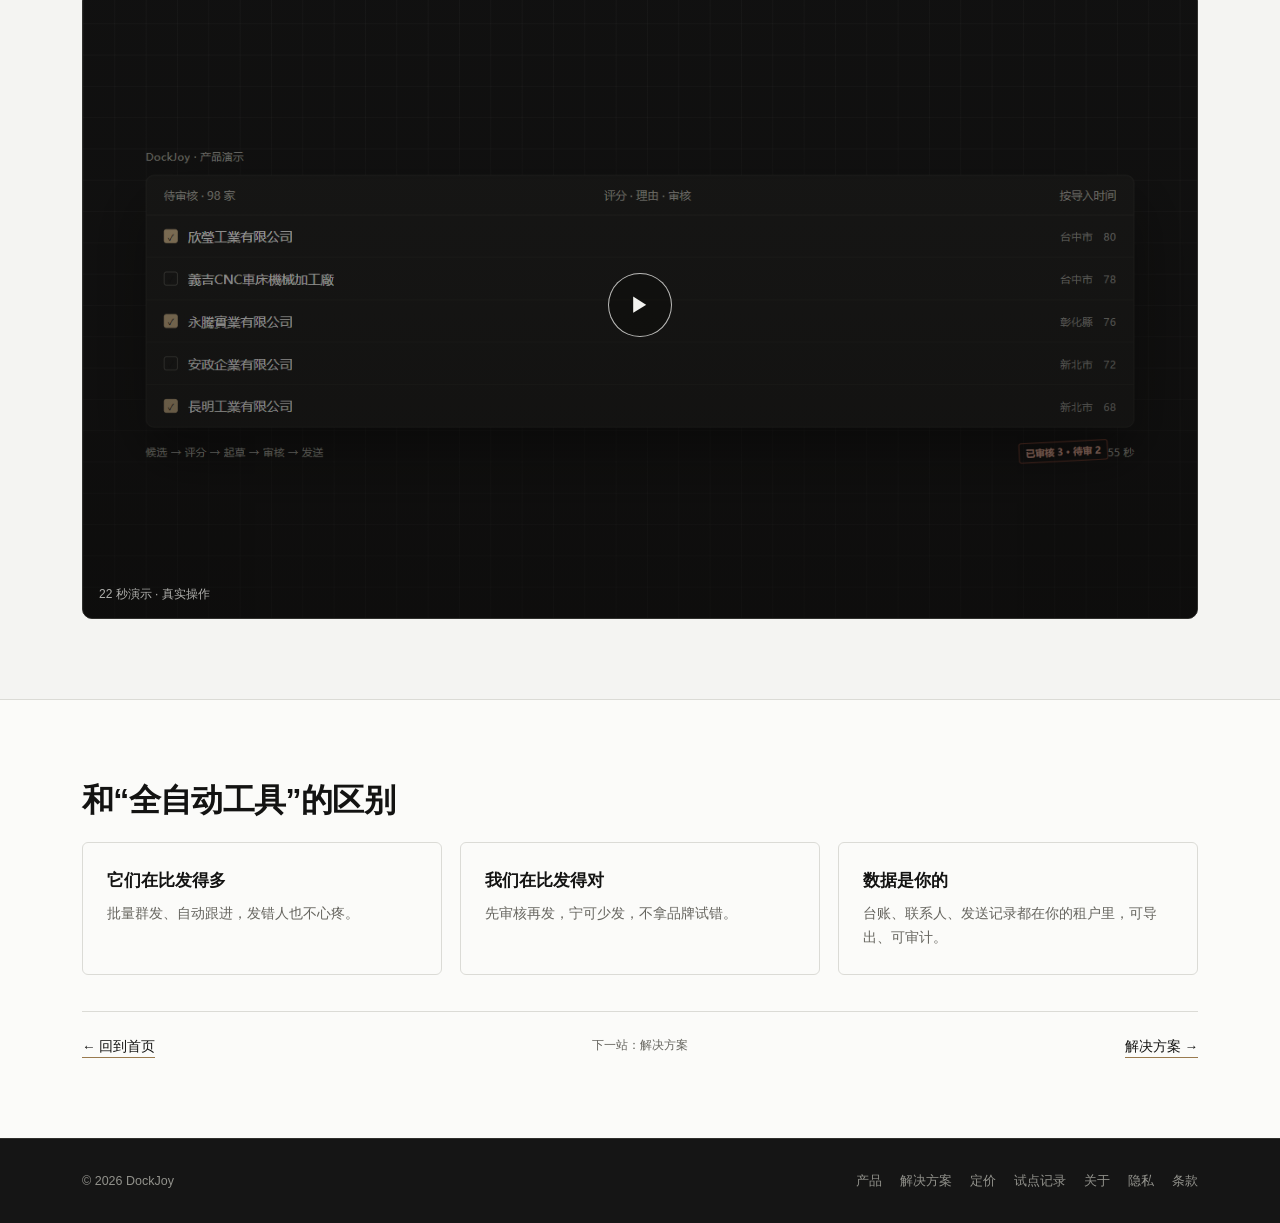
<file: product.html>
﻿<!doctype html>
<html lang="zh-CN">
<head>
<meta charset="utf-8" />
<meta name="viewport" content="width=device-width, initial-scale=1" />
<meta name="google" content="notranslate" />
<title>产品功能｜候选审核、评分、起草、发送 · DockJoy</title>
<meta name="description" content="从待审核区到发送台账：候选先审核再入库，规则评分写清理由，按公司背景起草，人工批准后才发送，发送失败会明确报错。" />
<link rel="stylesheet" href="assets/css/site.css?v=20261116" />
<link rel="icon" href="assets/img/favicon.svg" type="image/svg+xml" />
<link rel="apple-touch-icon" href="assets/img/apple-touch-icon.png" />
<meta name="theme-color" content="#151515" />
<link rel="canonical" href="./product.html" />
<meta property="og:type" content="website" />
<meta property="og:site_name" content="DockJoy" />
<meta property="og:title" content="产品功能｜候选审核、评分、起草、发送 · DockJoy" />
<meta property="og:description" content="从待审核区到发送台账：候选先审核再入库，规则评分写清理由，按公司背景起草，人工批准后才发送，发送失败会明确报错。" />
<meta property="og:image" content="https://xiaoke695-cloud.github.io/dockjoy-site/assets/img/og.png" />
<meta property="og:image:width" content="1200" />
<meta property="og:image:height" content="630" />
<meta property="og:image:alt" content="DockJoy · 先审核，再发送。" />
<meta property="og:locale" content="zh_CN" />
<meta property="og:locale:alternate" content="en_US" />
<meta name="twitter:card" content="summary_large_image" />
<meta name="twitter:title" content="产品功能｜候选审核、评分、起草、发送 · DockJoy" />
<meta name="twitter:description" content="从待审核区到发送台账：候选先审核再入库，规则评分写清理由，按公司背景起草，人工批准后才发送，发送失败会明确报错。" />
<meta name="twitter:image" content="https://xiaoke695-cloud.github.io/dockjoy-site/assets/img/og.png" />
</head>
<body>

<header class="site-header">
  <div class="container nav">
    <a class="brand" href="index.html"><span class="mark">D</span>DockJoy</a>
    <nav class="nav-links" id="navLinks" aria-label="主导航">
      <a href="product.html" class="active">产品</a>
      <a href="solutions.html">解决方案</a>
      <a href="pricing.html">定价</a>
      <a href="cases.html">试点记录</a>
      <a href="about.html">关于</a>
    </nav>
    <span class="nav-spacer"></span>
    <div class="nav-actions">
      <a class="btn btn-line btn-sm" href="https://dockjoy-crm-mu.vercel.app/sign-in">登录</a>
      <a class="btn btn-solid btn-sm" href="about.html#trial">免费试用</a>
      <button class="nav-toggle" type="button" aria-label="打开导航" aria-expanded="false" id="navToggle">☰</button>
    </div>
  </div>
</header>

<section class="page-hero">
  <div class="container">
    <div class="crumb"><a href="index.html">首页</a> / 产品</div>
    <h1>一条可控的获客流水线</h1>
    <p>从候选到发送，每个环节都能停下来看清楚。没有黑盒，也没有“发出去再说”。</p>
  </div>
</section>

<main>
  <section class="section">
    <div class="container">
      <div class="feature-grid">
        <div class="feature">
          <span class="tag">入库前</span>
          <h3>待审核区</h3>
          <p>采集或导入的候选先进 <code>draft_companies</code>，人工勾选后才进入正式企业表；同名企业按 BR-02 合并，不重复建。</p>
        </div>
        <div class="feature">
          <span class="tag">评分</span>
          <h3>分数 + 理由</h3>
          <p>按行业、规模、地区等字段打分，并写清楚为什么给这个分。分数是规则算的，不假装是 AI 判断。</p>
        </div>
        <div class="feature">
          <span class="tag">起草</span>
          <h3>按公司背景写草稿</h3>
          <p>每条草稿对应一家公司和一位联系人，带上行业与地区信息；不是一封模板群发所有人。</p>
        </div>
        <div class="feature">
          <span class="tag">审核</span>
          <h3>批准、跳过、编辑</h3>
          <p>草稿必须有人点过“批准”才进发送队列；不合适的人直接跳过；批准前可以改文案。</p>
        </div>
        <div class="feature">
          <span class="tag">发送</span>
          <h3>Gmail SMTP / Resend</h3>
          <p>凭据配置在服务端环境变量里，不放在浏览器；发送失败会明确报错，不伪造“已发送”。</p>
        </div>
        <div class="feature">
          <span class="tag">台账</span>
          <h3>发完留痕</h3>
          <p>谁批的、什么时候发的、发给了谁，都有记录；企业归档是软删除，联系人不会被物理删除。</p>
        </div>
      </div>
    </div>
  </section>

  <section class="section" style="background:var(--paper);border-top:1px solid var(--line);border-bottom:1px solid var(--line)">
    <div class="container">
      <h2>怎么用：四个动作</h2>
      <p style="margin-bottom:26px">不需要培训一天，按顺序点就行。</p>
      <div class="flow">
        <div class="flow-step"><div class="num">01</div><h3>导入候选</h3><p>按行业或地区导入，先落在待审核区。</p></div>
        <div class="flow-step"><div class="num">02</div><h3>看分与理由</h3><p>把不值得跟进的先划掉，省时间。</p></div>
        <div class="flow-step"><div class="num">03</div><h3>生成草稿</h3><p>按公司背景生成，再按需要改。</p></div>
        <div class="flow-step"><div class="num">04</div><h3>审核后发送</h3><p>批准才发，发送记录留在台账。</p></div>
      </div>
    </div>
  </section>

  <section class="section">
    <div class="container">
      <div class="section-head">
        <div>
          <h2>看一遍，比读十段说明快</h2>
          <p>22 秒，真实鼠标操作，从候选池到发送记录。</p>
        </div>
        <button class="btn btn-ghost" type="button" data-play>播放</button>
      </div>
      <div class="video-frame" id="demoPlayer" role="button" tabindex="0" aria-label="播放产品演示">
        <img src="assets/img/demo-poster.png" alt="DockJoy 待审核队列界面" />
        <div class="play"><span>▶</span></div>
        <div class="cap">22 秒演示 · 真实操作</div>
        <video controls playsinline preload="none" poster="assets/img/demo-poster.png">
          <source src="assets/video/demo.mp4" type="video/mp4" />
        </video>
      </div>
    </div>
  </section>

  <section class="section" style="background:var(--paper);border-top:1px solid var(--line)">
    <div class="container">
      <h2>和“全自动工具”的区别</h2>
      <div class="grid-3" style="margin-top:22px">
        <div class="pain"><h3>它们在比发得多</h3><p>批量群发、自动跟进，发错人也不心疼。</p></div>
        <div class="pain"><h3>我们在比发得对</h3><p>先审核再发，宁可少发，不拿品牌试错。</p></div>
        <div class="pain"><h3>数据是你的</h3><p>台账、联系人、发送记录都在你的租户里，可导出、可审计。</p></div>
      </div>
      <div class="pager" style="margin-top:36px">
        <a href="index.html">← 回到首页</a>
        <span>下一站：解决方案</span>
        <a href="solutions.html">解决方案 →</a>
      </div>
    </div>
  </section>
</main>

<footer class="site-footer">
  <div class="container footer-row">
    <span>© 2026 DockJoy</span>
    <div class="footer-links">
      <a href="product.html">产品</a><a href="solutions.html">解决方案</a><a href="pricing.html">定价</a>
      <a href="cases.html">试点记录</a><a href="about.html">关于</a><a href="privacy.html">隐私</a><a href="terms.html">条款</a>
    </div>
  </div>
</footer>

<script src="assets/js/i18n.js?v=20261116"></script>
<script src="assets/js/site.js?v=20261116"></script>
</body>
</html>
</file>
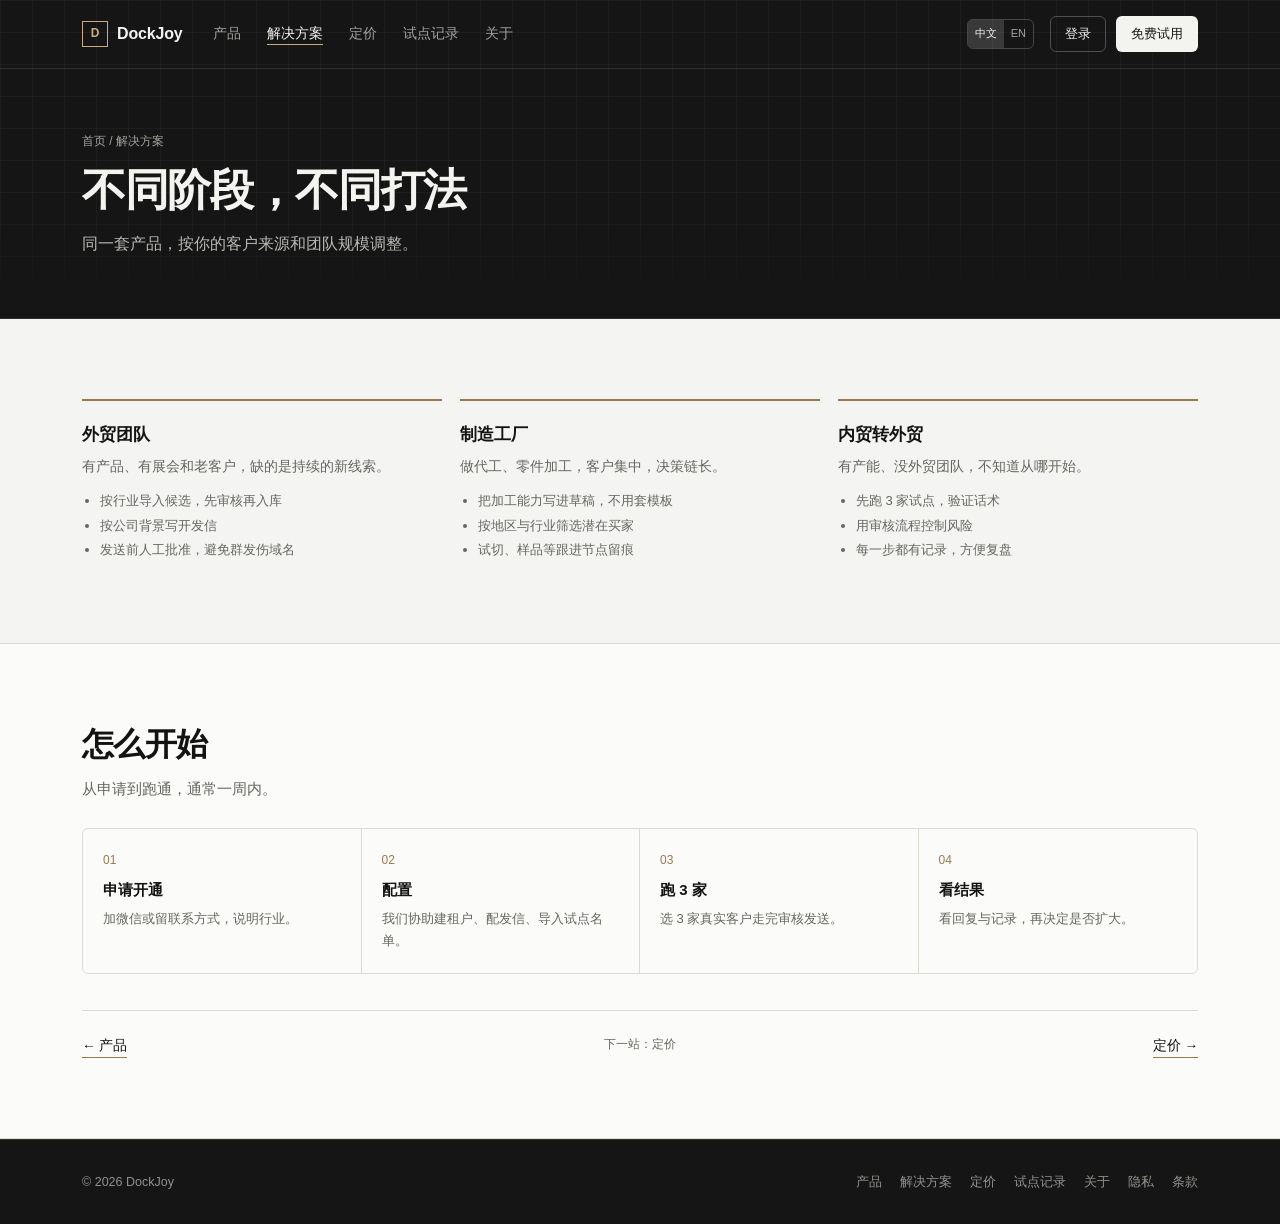
<file: solutions.html>
﻿<!doctype html>
<html lang="zh-CN">
<head>
<meta charset="utf-8" />
<meta name="viewport" content="width=device-width, initial-scale=1" />
<meta name="google" content="notranslate" />
<title>解决方案｜外贸团队、制造工厂、内贸转出口 · DockJoy</title>
<meta name="description" content="按客户来源和团队规模调整：外贸团队补稳定线索，制造工厂补外贸能力，内贸企业转出口，先跑 3 家试点再决定是否扩大。" />
<link rel="stylesheet" href="assets/css/site.css?v=20261116" />
<link rel="icon" href="assets/img/favicon.svg" type="image/svg+xml" />
<link rel="apple-touch-icon" href="assets/img/apple-touch-icon.png" />
<meta name="theme-color" content="#151515" />
<link rel="canonical" href="./solutions.html" />
<meta property="og:type" content="website" />
<meta property="og:site_name" content="DockJoy" />
<meta property="og:title" content="解决方案｜外贸团队、制造工厂、内贸转出口 · DockJoy" />
<meta property="og:description" content="按客户来源和团队规模调整：外贸团队补稳定线索，制造工厂补外贸能力，内贸企业转出口，先跑 3 家试点再决定是否扩大。" />
<meta property="og:image" content="https://xiaoke695-cloud.github.io/dockjoy-site/assets/img/og.png" />
<meta property="og:image:width" content="1200" />
<meta property="og:image:height" content="630" />
<meta property="og:image:alt" content="DockJoy · 先审核，再发送。" />
<meta property="og:locale" content="zh_CN" />
<meta property="og:locale:alternate" content="en_US" />
<meta name="twitter:card" content="summary_large_image" />
<meta name="twitter:title" content="解决方案｜外贸团队、制造工厂、内贸转出口 · DockJoy" />
<meta name="twitter:description" content="按客户来源和团队规模调整：外贸团队补稳定线索，制造工厂补外贸能力，内贸企业转出口，先跑 3 家试点再决定是否扩大。" />
<meta name="twitter:image" content="https://xiaoke695-cloud.github.io/dockjoy-site/assets/img/og.png" />
</head>
<body>

<header class="site-header">
  <div class="container nav">
    <a class="brand" href="index.html"><span class="mark">D</span>DockJoy</a>
    <nav class="nav-links" id="navLinks" aria-label="主导航">
      <a href="product.html">产品</a>
      <a href="solutions.html" class="active">解决方案</a>
      <a href="pricing.html">定价</a>
      <a href="cases.html">试点记录</a>
      <a href="about.html">关于</a>
    </nav>
    <span class="nav-spacer"></span>
    <div class="nav-actions">
      <a class="btn btn-line btn-sm" href="https://dockjoy-crm-mu.vercel.app/sign-in">登录</a>
      <a class="btn btn-solid btn-sm" href="about.html#trial">免费试用</a>
      <button class="nav-toggle" type="button" aria-label="打开导航" aria-expanded="false" id="navToggle">☰</button>
    </div>
  </div>
</header>

<section class="page-hero">
  <div class="container">
    <div class="crumb"><a href="index.html">首页</a> / 解决方案</div>
    <h1>不同阶段，不同打法</h1>
    <p>同一套产品，按你的客户来源和团队规模调整。</p>
  </div>
</section>

<main>
  <section class="section">
    <div class="container">
      <div class="role-grid">
        <div class="role">
          <h3>外贸团队</h3>
          <p>有产品、有展会和老客户，缺的是持续的新线索。</p>
          <ul>
            <li>按行业导入候选，先审核再入库</li>
            <li>按公司背景写开发信</li>
            <li>发送前人工批准，避免群发伤域名</li>
          </ul>
        </div>
        <div class="role">
          <h3>制造工厂</h3>
          <p>做代工、零件加工，客户集中，决策链长。</p>
          <ul>
            <li>把加工能力写进草稿，不用套模板</li>
            <li>按地区与行业筛选潜在买家</li>
            <li>试切、样品等跟进节点留痕</li>
          </ul>
        </div>
        <div class="role">
          <h3>内贸转外贸</h3>
          <p>有产能、没外贸团队，不知道从哪开始。</p>
          <ul>
            <li>先跑 3 家试点，验证话术</li>
            <li>用审核流程控制风险</li>
            <li>每一步都有记录，方便复盘</li>
          </ul>
        </div>
      </div>
    </div>
  </section>

  <section class="section" style="background:var(--paper);border-top:1px solid var(--line);border-bottom:1px solid var(--line)">
    <div class="container">
      <h2>怎么开始</h2>
      <p style="margin-bottom:26px">从申请到跑通，通常一周内。</p>
      <div class="flow">
        <div class="flow-step"><div class="num">01</div><h3>申请开通</h3><p>加微信或留联系方式，说明行业。</p></div>
        <div class="flow-step"><div class="num">02</div><h3>配置</h3><p>我们协助建租户、配发信、导入试点名单。</p></div>
        <div class="flow-step"><div class="num">03</div><h3>跑 3 家</h3><p>选 3 家真实客户走完审核发送。</p></div>
        <div class="flow-step"><div class="num">04</div><h3>看结果</h3><p>看回复与记录，再决定是否扩大。</p></div>
      </div>
      <div class="pager" style="margin-top:36px">
        <a href="product.html">← 产品</a>
        <span>下一站：定价</span>
        <a href="pricing.html">定价 →</a>
      </div>
    </div>
  </section>
</main>

<footer class="site-footer">
  <div class="container footer-row">
    <span>© 2026 DockJoy</span>
    <div class="footer-links">
      <a href="product.html">产品</a><a href="solutions.html">解决方案</a><a href="pricing.html">定价</a>
      <a href="cases.html">试点记录</a><a href="about.html">关于</a><a href="privacy.html">隐私</a><a href="terms.html">条款</a>
    </div>
  </div>
</footer>
<script src="assets/js/i18n.js?v=20261116"></script>
<script src="assets/js/site.js?v=20261116"></script>
</body>
</html>
</file>
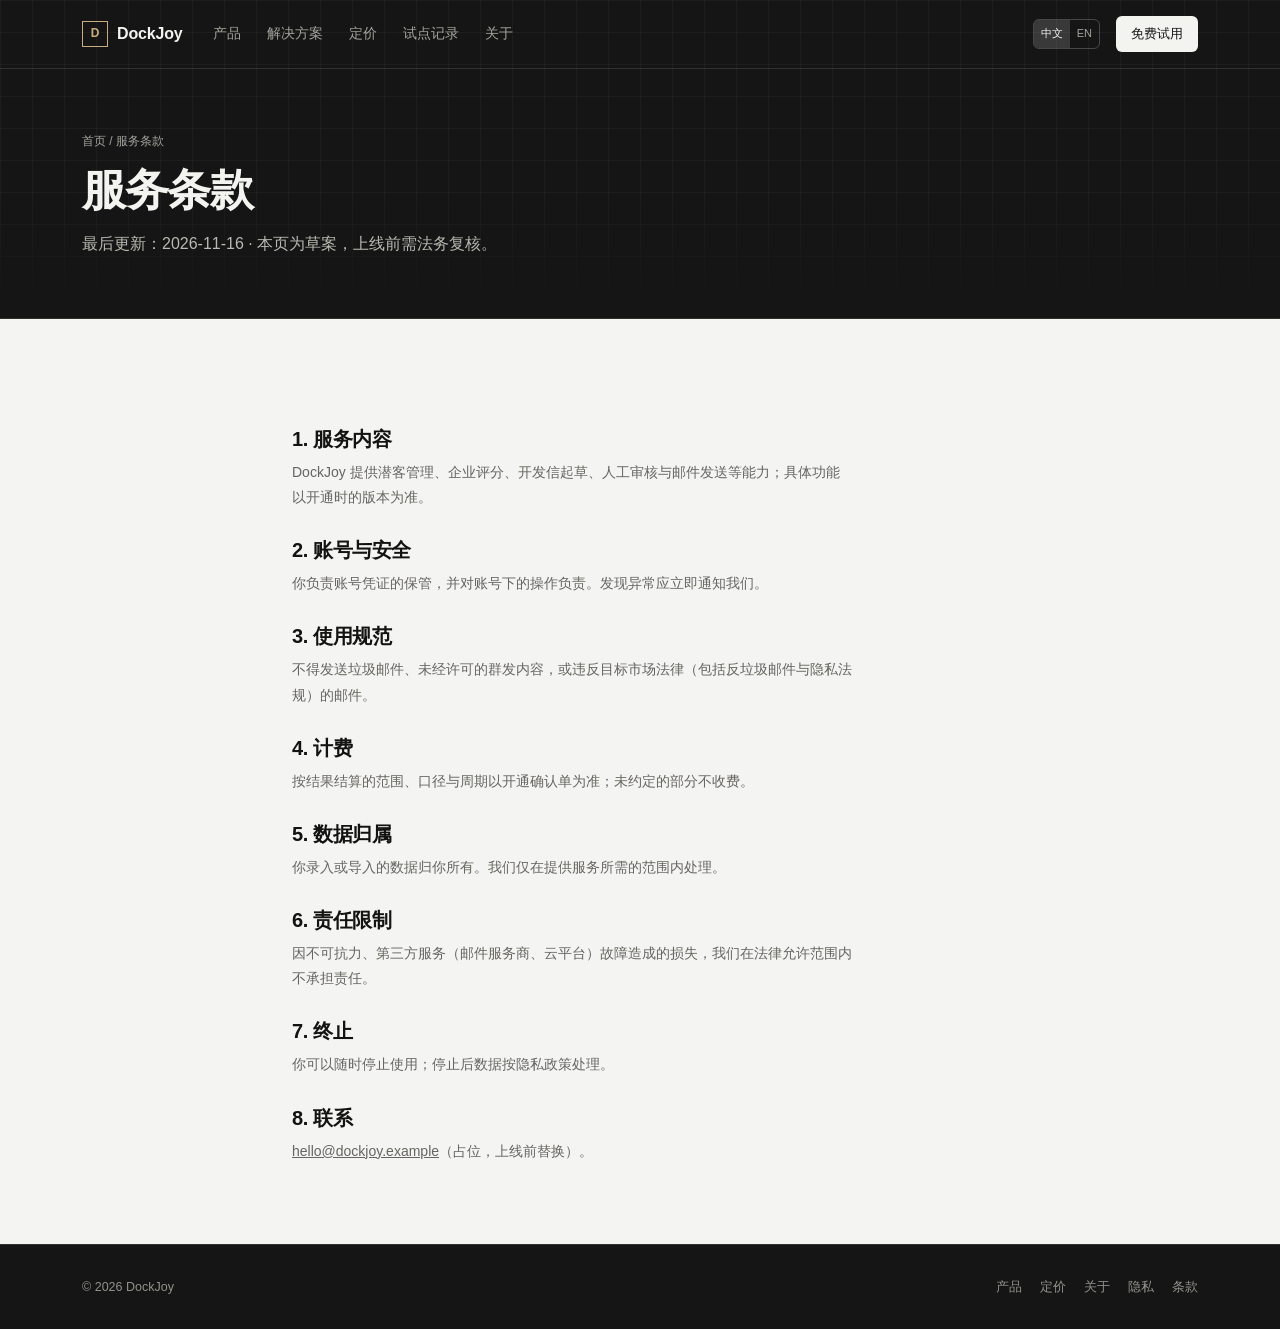
<file: terms.html>
﻿<!doctype html>
<html lang="zh-CN">
<head>
<meta charset="utf-8" />
<meta name="viewport" content="width=device-width, initial-scale=1" />
<meta name="google" content="notranslate" />
<meta name="description" content="DockJoy 服务条款：服务内容、账号安全、使用规范、计费方式、数据归属与责任限制。" />
<title>服务条款 · DockJoy</title>
<link rel="stylesheet" href="assets/css/site.css?v=20261116" />
<link rel="icon" href="assets/img/favicon.svg" type="image/svg+xml" />
<link rel="apple-touch-icon" href="assets/img/apple-touch-icon.png" />
<meta name="theme-color" content="#151515" />
<link rel="canonical" href="./terms.html" />
<meta property="og:type" content="website" />
<meta property="og:site_name" content="DockJoy" />
<meta property="og:title" content="服务条款 · DockJoy" />
<meta property="og:description" content="DockJoy 服务条款：服务内容、账号安全、使用规范、计费方式、数据归属与责任限制。" />
<meta property="og:image" content="https://xiaoke695-cloud.github.io/dockjoy-site/assets/img/og.png" />
<meta property="og:image:width" content="1200" />
<meta property="og:image:height" content="630" />
<meta property="og:image:alt" content="DockJoy · 先审核，再发送。" />
<meta property="og:locale" content="zh_CN" />
<meta property="og:locale:alternate" content="en_US" />
<meta name="twitter:card" content="summary_large_image" />
<meta name="twitter:title" content="服务条款 · DockJoy" />
<meta name="twitter:description" content="DockJoy 服务条款：服务内容、账号安全、使用规范、计费方式、数据归属与责任限制。" />
<meta name="twitter:image" content="https://xiaoke695-cloud.github.io/dockjoy-site/assets/img/og.png" />
</head>
<body>

<header class="site-header">
  <div class="container nav">
    <a class="brand" href="index.html"><span class="mark">D</span>DockJoy</a>
    <nav class="nav-links" id="navLinks" aria-label="主导航">
      <a href="product.html">产品</a><a href="solutions.html">解决方案</a><a href="pricing.html">定价</a>
      <a href="cases.html">试点记录</a><a href="about.html">关于</a>
    </nav>
    <span class="nav-spacer"></span>
    <div class="nav-actions">
      <a class="btn btn-solid btn-sm" href="about.html#trial">免费试用</a>
      <button class="nav-toggle" type="button" aria-label="打开导航" aria-expanded="false" id="navToggle">☰</button>
    </div>
  </div>
</header>

<section class="page-hero">
  <div class="container">
    <div class="crumb"><a href="index.html">首页</a> / 服务条款</div>
    <h1>服务条款</h1>
    <p>最后更新：2026-11-16 · 本页为草案，上线前需法务复核。</p>
  </div>
</section>

<main>
  <section class="section">
    <div class="container legal">
      <h2>1. 服务内容</h2>
      <p>DockJoy 提供潜客管理、企业评分、开发信起草、人工审核与邮件发送等能力；具体功能以开通时的版本为准。</p>

      <h2>2. 账号与安全</h2>
      <p>你负责账号凭证的保管，并对账号下的操作负责。发现异常应立即通知我们。</p>

      <h2>3. 使用规范</h2>
      <p>不得发送垃圾邮件、未经许可的群发内容，或违反目标市场法律（包括反垃圾邮件与隐私法规）的邮件。</p>

      <h2>4. 计费</h2>
      <p>按结果结算的范围、口径与周期以开通确认单为准；未约定的部分不收费。</p>

      <h2>5. 数据归属</h2>
      <p>你录入或导入的数据归你所有。我们仅在提供服务所需的范围内处理。</p>

      <h2>6. 责任限制</h2>
      <p>因不可抗力、第三方服务（邮件服务商、云平台）故障造成的损失，我们在法律允许范围内不承担责任。</p>

      <h2>7. 终止</h2>
      <p>你可以随时停止使用；停止后数据按隐私政策处理。</p>

      <h2>8. 联系</h2>
      <p><a href="mailto:hello@dockjoy.example">hello@dockjoy.example</a>（占位，上线前替换）。</p>
    </div>
  </section>
</main>

<footer class="site-footer">
  <div class="container footer-row">
    <span>© 2026 DockJoy</span>
    <div class="footer-links">
      <a href="product.html">产品</a><a href="pricing.html">定价</a><a href="about.html">关于</a>
      <a href="privacy.html">隐私</a><a href="terms.html">条款</a>
    </div>
  </div>
</footer>
<script src="assets/js/i18n.js?v=20261116"></script>
<script src="assets/js/site.js?v=20261116"></script>
</body>
</html>
</file>
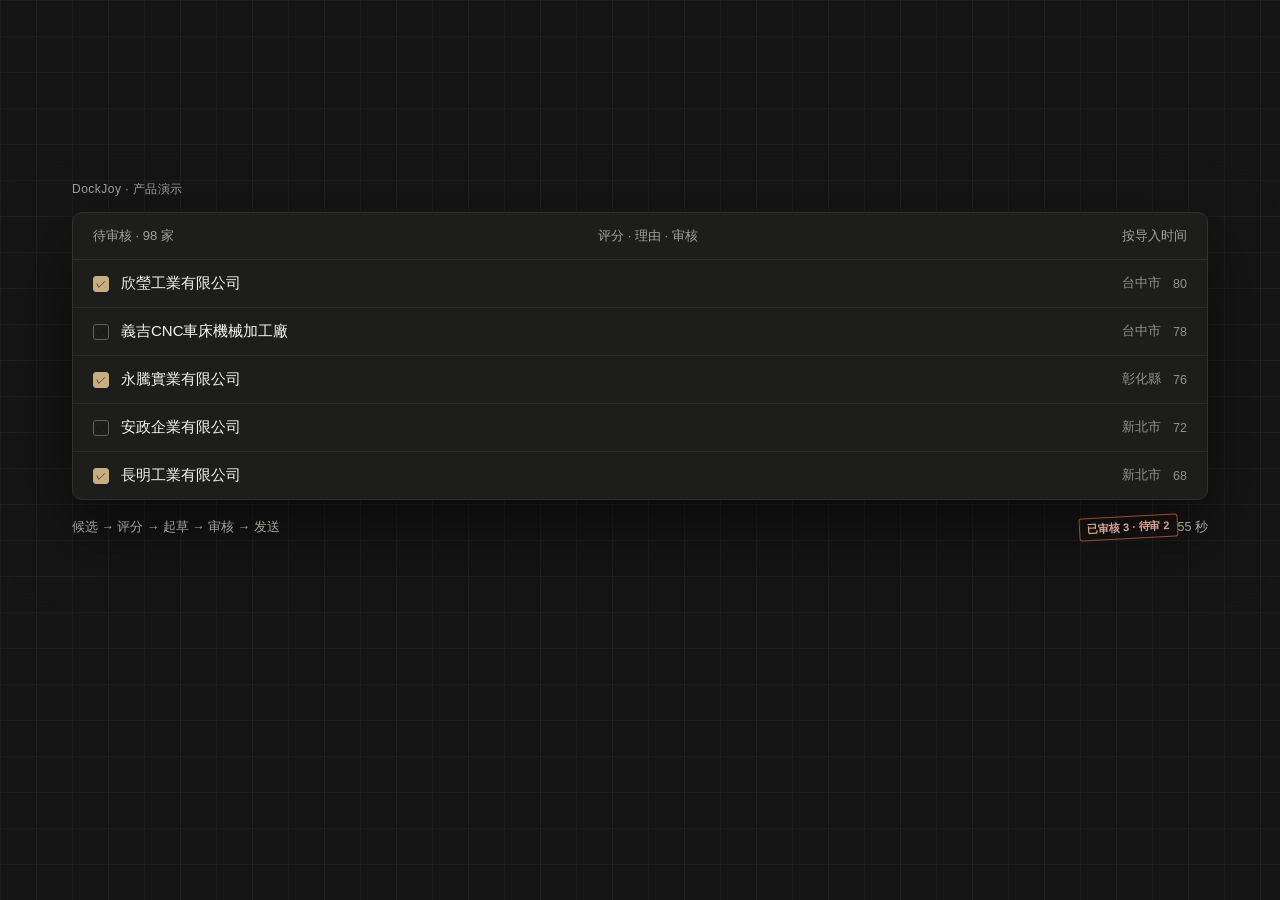
<file: assets/img/poster.html>
﻿<!doctype html>
<html lang="zh-CN">
<head>
<meta charset="utf-8" />
<style>
  :root{--dark:#151515;--dark2:#1D1D1C;--line:#30302D;--text:#F3F3F0;--muted:#A3A39D;--brass:#C9AD80;--brick:#9E4833;
    --sans:"Inter","PingFang SC","Microsoft YaHei",sans-serif}
  *{box-sizing:border-box}
  body{margin:0;width:1280px;height:720px;overflow:hidden;background:var(--dark);color:var(--text);font-family:var(--sans);
    background-image:linear-gradient(rgba(243,243,240,.045) 1px,transparent 1px),linear-gradient(90deg,rgba(243,243,240,.045) 1px,transparent 1px);
    background-size:36px 36px;display:flex;flex-direction:column;justify-content:center;padding:56px 72px}
  .label{font-size:12px;color:var(--muted);letter-spacing:.04em;margin-bottom:14px}
  .sheet{background:var(--dark2);border:1px solid var(--line);border-radius:10px;overflow:hidden;box-shadow:0 30px 70px rgba(0,0,0,.5)}
  .bar{display:flex;justify-content:space-between;padding:14px 20px;border-bottom:1px solid var(--line);font-size:13px;color:var(--muted)}
  .row{display:flex;align-items:center;gap:12px;padding:14px 20px;border-bottom:1px solid #2A2A27;font-size:15px}
  .row:last-child{border-bottom:0}
  .tick{width:16px;height:16px;border:1.5px solid #5E5E58;border-radius:3px;display:grid;place-items:center;font-size:10px;color:var(--dark);flex:none}
  .tick.on{background:var(--brass);border-color:var(--brass)}
  .who{flex:1;white-space:nowrap;overflow:hidden;text-overflow:ellipsis}
  .meta{color:#92928C;font-size:12.5px}
  .stamp{display:inline-block;border:1.5px solid var(--brick);color:#DCA391;font-size:11px;padding:3px 7px;border-radius:3px;transform:rotate(-3deg);font-weight:600;margin-left:auto}
  .foot{display:flex;justify-content:space-between;align-items:center;margin-top:16px;font-size:12.5px;color:var(--muted)}
</style>
</head>
<body>
  <div class="label">DockJoy · 产品演示</div>
  <div class="sheet">
    <div class="bar"><span>待审核 · 98 家</span><span>评分 · 理由 · 审核</span><span>按导入时间</span></div>
    <div class="row"><span class="tick on">✓</span><span class="who">欣瑩工業有限公司</span><span class="meta">台中市</span><span class="meta">80</span></div>
    <div class="row"><span class="tick">✓</span><span class="who">義吉CNC車床機械加工廠</span><span class="meta">台中市</span><span class="meta">78</span></div>
    <div class="row"><span class="tick on">✓</span><span class="who">永騰實業有限公司</span><span class="meta">彰化縣</span><span class="meta">76</span></div>
    <div class="row"><span class="tick">✓</span><span class="who">安政企業有限公司</span><span class="meta">新北市</span><span class="meta">72</span></div>
    <div class="row"><span class="tick on">✓</span><span class="who">長明工業有限公司</span><span class="meta">新北市</span><span class="meta">68</span></div>
  </div>
  <div class="foot">
    <span>候选 → 评分 → 起草 → 审核 → 发送</span>
    <span class="stamp">已审核 3 · 待审 2</span>
    <span>55 秒</span>
  </div>
</body>
</html>
</file>
<file: assets/css/site.css>
﻿/* DockJoy 官网 · A-暖 设计系统
   中性纸 + 深 charcoal + 黄铜 + 砖红（单点） */

:root{
  --bg:#F4F4F2;
  --paper:#FBFBF9;
  --ink:#131312;
  --muted:#66655F;
  --line:#DBDBD6;
  --dark:#151515;
  --dark2:#1D1D1C;
  --darkline:#30302D;
  --text:#F3F3F0;
  --muted-dark:#A3A39D;
  --brass:#997A4E;
  --brass-lt:#C9AD80;
  --brick:#9E4833;
  --radius:8px;
  --container:1180px;
  --sans:"Inter","Helvetica Neue","PingFang SC","Hiragino Sans GB","Microsoft YaHei",sans-serif;
}

*{box-sizing:border-box}
html{scroll-behavior:smooth}
body{margin:0;background:var(--bg);color:var(--ink);font-family:var(--sans);-webkit-font-smoothing:antialiased;line-height:1.6}
img{max-width:100%;display:block}
a{color:inherit}
.container{max-width:var(--container);margin:0 auto;padding:0 32px}
.sr{position:absolute;width:1px;height:1px;overflow:hidden;clip:rect(0 0 0 0)}

/* buttons */
.btn{display:inline-flex;white-space:nowrap;align-items:center;justify-content:center;height:44px;padding:0 20px;border-radius:6px;font-size:14px;font-weight:500;text-decoration:none;border:1px solid transparent;cursor:pointer;transition:background .15s,border-color .15s,color .15s}
.btn-solid{background:var(--text);color:var(--dark)}
.btn-solid:hover{background:#fff}
.btn-line{border-color:rgba(243,243,240,.26);color:var(--text);background:transparent}
.btn-line:hover{border-color:rgba(243,243,240,.5)}
.btn-dark{background:var(--ink);color:var(--paper)}
.btn-dark:hover{background:#000}
.btn-ghost{border-color:var(--line);color:var(--ink);background:transparent}
.btn-ghost:hover{border-color:#C9C9C4}
.btn-sm{height:36px;padding:0 14px;font-size:13px}

/* header */
.site-header{position:absolute;left:0;right:0;top:0;z-index:30;border-bottom:1px solid rgba(243,243,240,.12)}
.nav{display:flex;align-items:center;height:68px;gap:30px}
.brand{display:flex;align-items:center;gap:9px;color:var(--text);text-decoration:none;font-weight:650;letter-spacing:-.01em}
.brand .mark{width:26px;height:26px;border:1.5px solid var(--brass-lt);color:var(--brass-lt);display:grid;place-items:center;font-size:12px;font-weight:700}
.nav-links{display:flex;gap:26px;font-size:13.5px}
.nav-links a{color:var(--muted-dark);text-decoration:none}
.nav-links a:hover{color:var(--text)}
.nav-spacer{flex:1}
.nav-actions{display:flex;gap:10px;align-items:center}
.nav-toggle{display:none;background:none;border:1px solid rgba(243,243,240,.26);border-radius:6px;width:38px;height:34px;color:var(--text);cursor:pointer}

/* hero */
.hero-band{background:var(--dark);position:relative;overflow:hidden}
.hero-band::before{content:"";position:absolute;inset:0;background:
  linear-gradient(rgba(243,243,240,.04) 1px,transparent 1px),
  linear-gradient(90deg,rgba(243,243,240,.04) 1px,transparent 1px);
  background-size:32px 32px;mask-image:linear-gradient(180deg,#000 52%,transparent)}
.hero{position:relative;display:grid;grid-template-columns:1.06fr .94fr;gap:64px;align-items:center;padding:136px 32px 80px;color:var(--text)}
.fig{font-size:12px;color:var(--muted-dark);letter-spacing:.02em;margin-bottom:16px}
.hero h1{font-size:56px;line-height:1.1;letter-spacing:-.035em;margin:0 0 20px;font-weight:640}
.hero h1 .nowrap{white-space:nowrap}
.lede{font-size:16.5px;line-height:1.75;color:#B9B9B3;max-width:32em;margin:0 0 28px}
.hero-ctas{display:flex;gap:12px;align-items:center;flex-wrap:wrap}
.micro{margin-top:16px;font-size:12.5px;color:var(--muted-dark)}

/* approval sheet */
.sheet{background:var(--dark2);border:1px solid var(--darkline);border-radius:var(--radius);overflow:hidden;box-shadow:0 24px 60px rgba(0,0,0,.35)}
.sheet-bar{display:flex;align-items:center;justify-content:space-between;padding:12px 16px;border-bottom:1px solid var(--darkline);font-size:12px;color:var(--muted-dark)}
.sheet-body{padding:14px 12px 16px}
.sheet-row{display:flex;align-items:center;gap:10px;padding:11px 8px;border-bottom:1px solid #2A2A27;font-size:13px;color:#EDEDE8}
.sheet-row:last-child{border-bottom:0}
.tick{width:15px;height:15px;border:1.5px solid #5E5E58;border-radius:3px;flex:none;display:grid;place-items:center;font-size:9px;color:var(--dark)}
.tick.on{background:var(--brass-lt);border-color:var(--brass-lt)}
.sheet-row .who{flex:1;min-width:0;white-space:nowrap;overflow:hidden;text-overflow:ellipsis}
.sheet-row .meta{color:#92928C;font-size:11.5px}
.sheet-foot{display:flex;align-items:center;justify-content:space-between;margin-top:12px}
.stamp{display:inline-flex;align-items:center;border:1.5px solid var(--brick);color:#DCA391;font-size:11px;padding:3px 7px;border-radius:3px;transform:rotate(-3deg);font-weight:600}
.hint{font-size:11.5px;color:#92928C}

/* stats */
.stats{background:var(--paper);border-bottom:1px solid var(--line)}
.stats-grid{display:grid;grid-template-columns:repeat(4,1fr)}
.stat{padding:24px 22px;border-right:1px solid var(--line)}
.stat:last-child{border-right:0}
.stat b{display:block;font-size:30px;letter-spacing:-.02em;font-variant-numeric:tabular-nums;margin-bottom:4px;font-weight:650}
.stat span{font-size:12.5px;color:var(--muted)}

/* generic section */
.section{padding:80px 0}
.section-head{display:flex;align-items:flex-end;justify-content:space-between;gap:24px;margin-bottom:28px}
h2{font-size:32px;line-height:1.25;letter-spacing:-.02em;margin:0 0 12px;font-weight:640}
.section p{color:var(--muted);font-size:15px;line-height:1.75;max-width:40em;margin:0}
.eyebrow{font-size:12px;color:var(--brass);letter-spacing:.04em;margin-bottom:10px}

/* demo */
.video-frame{position:relative;background:#0C0C0B;border:1px solid var(--darkline);border-radius:10px;overflow:hidden;aspect-ratio:16/9;cursor:pointer}
.video-frame img{width:100%;height:100%;object-fit:cover;opacity:.85;filter:saturate(.9)}
.video-frame::after{content:"";position:absolute;inset:0;background:linear-gradient(180deg,rgba(10,9,8,.15),rgba(10,9,8,.55))}
.video-frame .play{position:absolute;inset:0;display:grid;place-items:center;z-index:2}
.video-frame .play span{width:64px;height:64px;border-radius:50%;border:1px solid rgba(243,243,240,.75);display:grid;place-items:center;color:var(--text);font-size:20px;background:rgba(10,9,8,.35);transition:transform .2s}
.video-frame:hover .play span{transform:scale(1.05)}
.video-frame .cap{position:absolute;left:16px;bottom:14px;z-index:2;color:rgba(243,243,240,.7);font-size:12px}
.thumbs{display:grid;grid-template-columns:repeat(4,1fr);gap:12px;margin-top:14px}
.thumb{border:1px solid var(--line);background:var(--paper);border-radius:6px;padding:14px;text-align:left;cursor:pointer;font:inherit;color:var(--muted);font-size:12.5px}
.thumb b{display:block;color:var(--ink);font-size:13px;margin-bottom:2px;font-weight:600}
.thumb:hover{border-color:#C6C6C0}

/* cards / pain */
.grid-3{display:grid;grid-template-columns:repeat(3,1fr);gap:18px}
.pain{border:1px solid var(--line);background:var(--paper);padding:24px;border-radius:6px}
.pain h3{font-size:17px;margin:0 0 8px;font-weight:620}
.pain p{font-size:14px;color:var(--muted);line-height:1.7;margin:0}
.pain .n{font-size:12px;color:var(--brass);margin-bottom:10px}

/* flow */
.flow{display:grid;grid-template-columns:repeat(4,1fr);border:1px solid var(--line);background:var(--paper);border-radius:6px;overflow:hidden}
.flow-step{padding:22px 20px;border-right:1px solid var(--line)}
.flow-step:last-child{border-right:0}
.flow-step .num{font-size:12px;color:var(--brass);margin-bottom:8px}
.flow-step h3{font-size:15px;margin:0 0 6px;font-weight:620}
.flow-step p{font-size:13px;color:var(--muted);line-height:1.65;margin:0}

/* feature split */
.split{display:grid;grid-template-columns:1fr 1fr;gap:56px;align-items:center;padding:64px 0}
.split + .split{border-top:1px solid var(--line)}
.split .copy h2{margin-bottom:14px}
.split .copy p{margin-bottom:18px}
.split .shot{border:1px solid var(--line);background:var(--paper);border-radius:8px;padding:10px}
.split .shot img{border-radius:4px}
.split.rev .copy{order:2}

/* proof */
.proof{display:grid;grid-template-columns:repeat(3,1fr);gap:22px}
.quote{border-top:2px solid var(--brass);padding-top:16px}
.quote p{font-size:15px;line-height:1.7;color:#333331;margin:0 0 10px}
.quote span{font-size:12px;color:var(--muted)}

/* pricing */
.pricing{display:grid;grid-template-columns:repeat(3,1fr);gap:18px;align-items:stretch}
.plan{border:1px solid var(--line);background:var(--paper);border-radius:8px;padding:26px 24px;display:flex;flex-direction:column}
.plan.featured{border-color:var(--brass);box-shadow:0 0 0 1px var(--brass) inset}
.plan h3{font-size:16px;margin:0 0 6px;font-weight:650}
.plan .price{font-size:24px;letter-spacing:-.01em;margin:10px 0 4px;font-weight:650}
.plan .note{font-size:12px;color:var(--muted);margin-bottom:14px}
.plan ul{list-style:none;padding:0;margin:0 0 20px;flex:1}
.plan li{font-size:13.5px;color:var(--muted);padding:8px 0;border-top:1px solid var(--line)}
.plan li:first-child{border-top:0}

/* faq */
.faq{border-top:1px solid var(--line)}
.faq details{border-bottom:1px solid var(--line);padding:16px 0}
.faq summary{cursor:pointer;font-size:15px;font-weight:560;list-style:none;display:flex;justify-content:space-between;gap:16px}
.faq summary::-webkit-details-marker{display:none}
.faq summary::after{content:"+";color:var(--brass);font-size:18px}
.faq details[open] summary::after{content:"–"}
.faq p{font-size:14px;color:var(--muted);margin:10px 0 0;max-width:56em}

/* final cta */
.final{background:var(--dark);color:var(--text);padding:72px 0;text-align:center;position:relative;overflow:hidden}
.final h2{font-size:34px;margin-bottom:10px;color:var(--text)}
.final p{color:var(--muted-dark);margin-bottom:24px}
.final .hero-ctas{justify-content:center}

/* footer */
.site-footer{background:var(--dark);color:#92928C;padding:32px 0;font-size:12.5px;border-top:1px solid var(--darkline)}
.footer-row{display:flex;justify-content:space-between;gap:20px;flex-wrap:wrap}

/* modal */
.modal{position:fixed;inset:0;z-index:60;display:none;align-items:center;justify-content:center;padding:24px;background:rgba(10,9,8,.72)}
.modal.open{display:flex}
.modal-card{background:var(--paper);color:var(--ink);border-radius:10px;max-width:520px;width:100%;padding:28px;position:relative}
.modal-card.wide{max-width:920px;background:#0C0C0B;color:var(--text);padding:14px}
.modal-close{position:absolute;right:12px;top:10px;background:none;border:0;font-size:22px;color:inherit;cursor:pointer;line-height:1}
.modal h3{font-size:20px;margin:0 0 8px}
.modal p{font-size:13.5px;color:var(--muted);line-height:1.7}
.qr{width:200px;height:200px;border:1px dashed #C9C9C4;border-radius:8px;display:grid;place-items:center;color:var(--muted);font-size:12px;margin:16px auto;background:#fff}
.modal video{width:100%;border-radius:6px;display:block;background:#000}

@media (max-width:900px){
  .container{padding:0 22px}
  .nav-links{display:none}
  .nav-toggle{display:grid;place-items:center}
  .nav-actions .btn-line{display:none}
  .hero{grid-template-columns:1fr;gap:36px;padding:120px 22px 44px}
  .section-head{flex-direction:column;align-items:flex-start;gap:14px}
  .nav-toggle{display:grid!important;place-items:center;flex:none}
  .hero h1{font-size:34px}
  .hero h1 .nowrap{white-space:normal}
  .stats-grid{grid-template-columns:1fr 1fr}
  .stat:nth-child(2){border-right:0}
  .grid-3,.proof,.pricing{grid-template-columns:1fr}
  .flow{grid-template-columns:1fr 1fr}
  .flow-step:nth-child(2){border-right:0}
  .flow-step:nth-child(3){border-top:1px solid var(--line)}
  .flow-step:nth-child(4){border-top:1px solid var(--line);border-right:0}
  .split{grid-template-columns:1fr;gap:28px;padding:44px 0}
  .split.rev .copy{order:0}
  .thumbs{grid-template-columns:1fr 1fr}
  .section{padding:52px 0}
  .final h2{font-size:26px}
}

@media (prefers-reduced-motion:reduce){
  html{scroll-behavior:auto}
  *{transition:none!important;animation:none!important}
}

/* 产品界面示意（无截图依赖） */
.mock{background:var(--paper);border:1px solid var(--line);border-radius:6px;overflow:hidden}
.mock-bar{display:flex;justify-content:space-between;padding:10px 14px;border-bottom:1px solid var(--line);font-size:11.5px;color:var(--muted)}
.mock-row{display:grid;grid-template-columns:1fr auto 64px;gap:10px;align-items:center;padding:11px 14px;border-bottom:1px solid var(--line);font-size:12.5px}
.mock-row:last-child{border-bottom:0}
.mock-name{font-weight:520;white-space:nowrap;overflow:hidden;text-overflow:ellipsis}
.mock-tag{font-variant-numeric:tabular-nums;color:#7C6440;font-weight:600}
.mock-meta{color:var(--muted);font-size:11.5px;text-align:right}
.mock-mail-body{padding:16px;font-size:12.5px;line-height:1.75;color:#333331}
.mock-mail-body p{margin:0 0 8px;color:#333331;font-size:12.5px}
.mock-actions{display:flex;gap:8px;margin-top:12px}
.mock-btn{border:1px solid var(--line);border-radius:4px;padding:4px 10px;font-size:11.5px;color:var(--muted)}
.mock-btn.ok{background:var(--ink);color:var(--paper);border-color:var(--ink)}

/* 移动端导航展开 */
.nav.open .nav-links{display:flex;position:absolute;top:68px;left:0;right:0;background:var(--dark2);flex-direction:column;padding:16px 22px;gap:14px;border-bottom:1px solid var(--darkline);z-index:40}



/* ---------- 多页站：子页样式 ---------- */
.page-hero{background:var(--dark);color:var(--text);padding:132px 0 60px;position:relative;overflow:hidden;border-bottom:1px solid var(--darkline)}
.page-hero::before{content:"";position:absolute;inset:0;background:
  linear-gradient(rgba(243,243,240,.04) 1px,transparent 1px),
  linear-gradient(90deg,rgba(243,243,240,.04) 1px,transparent 1px);
  background-size:32px 32px;mask-image:linear-gradient(180deg,#000 60%,transparent)}
.page-hero .container{position:relative}
.page-hero h1{font-size:44px;line-height:1.15;letter-spacing:-.03em;margin:0 0 14px;font-weight:640}
.page-hero p{color:#B9B9B3;font-size:16px;line-height:1.75;max-width:38em;margin:0}
.crumb{font-size:12px;color:var(--muted-dark);margin-bottom:14px}
.crumb a{color:var(--muted-dark);text-decoration:none}
.crumb a:hover{color:var(--text)}
.nav-links a.active{color:var(--text);box-shadow:inset 0 -1px 0 var(--brass-lt)}

.feature-grid{display:grid;grid-template-columns:repeat(2,1fr);gap:18px}
.feature{border:1px solid var(--line);background:var(--paper);border-radius:6px;padding:24px}
.feature h3{font-size:16px;margin:0 0 8px;font-weight:620}
.feature p{font-size:13.5px;color:var(--muted);line-height:1.7;margin:0}
.feature .tag{display:inline-block;font-size:11px;color:#7C6440;border:1px solid #D6CCB9;border-radius:3px;padding:2px 6px;margin-bottom:10px}

.role-grid{display:grid;grid-template-columns:repeat(3,1fr);gap:18px}
.role{border-top:2px solid var(--brass);padding:20px 0 0}
.role h3{font-size:17px;margin:0 0 8px}
.role p{font-size:13.5px;color:var(--muted);line-height:1.7;margin:0 0 10px}
.role ul{margin:0;padding-left:18px;color:var(--muted);font-size:13px;line-height:1.9}

.contact-panel{border:1px solid var(--line);background:var(--paper);border-radius:8px;padding:28px}
.contact-panel h2{font-size:22px;margin:0 0 8px}
.contact-panel p{font-size:13.5px;color:var(--muted);line-height:1.7;margin:0 0 14px}
.qr-block{width:180px;height:180px;border:1px dashed #C9C9C4;border-radius:8px;display:grid;place-items:center;text-align:center;color:var(--muted);font-size:12px;background:#fff;margin:0 0 16px}

.legal{max-width:760px}
.legal h2{font-size:20px;margin:28px 0 8px}
.legal p,.legal li{font-size:14px;color:var(--muted);line-height:1.8}
.legal ul{padding-left:20px}

.footer-links{display:flex;gap:18px;flex-wrap:wrap}
.footer-links a{color:#92928C;text-decoration:none}
.footer-links a:hover{color:var(--text)}

.pager{display:flex;justify-content:space-between;gap:20px;border-top:1px solid var(--line);padding-top:24px;margin-top:8px}
.pager a{font-size:13.5px;color:var(--ink);text-decoration:none;border-bottom:1px solid var(--brass)}
.pager span{font-size:12px;color:var(--muted)}

@media (max-width:900px){
  .page-hero{padding:112px 0 40px}
  .page-hero h1{font-size:32px}
  .feature-grid,.role-grid{grid-template-columns:1fr}
  .pager{flex-direction:column;gap:10px}
}

@media (max-width:900px){
  .contact-grid{grid-template-columns:1fr!important}
}

@media (max-width:900px){
  h2{font-size:26px}
  .pager span{display:none}
  .page-hero h1{font-size:30px}
}



/* 内嵌视频（非弹窗） */
.video-frame video{display:none;width:100%;height:100%;object-fit:contain;background:#000}
.video-frame.playing video{display:block}
.video-frame.playing img,
.video-frame.playing .play,
.video-frame.playing .cap{display:none}
.video-frame.playing{cursor:default}

#langSwitch{white-space:nowrap}
#langSwitch button{white-space:nowrap}

@media (max-width:520px){.nav-actions .btn-solid{display:none}}

#langSwitch button{flex:none}


@media (max-width:900px){
  .stamp{font-size:10px;white-space:nowrap}
}
</file>
